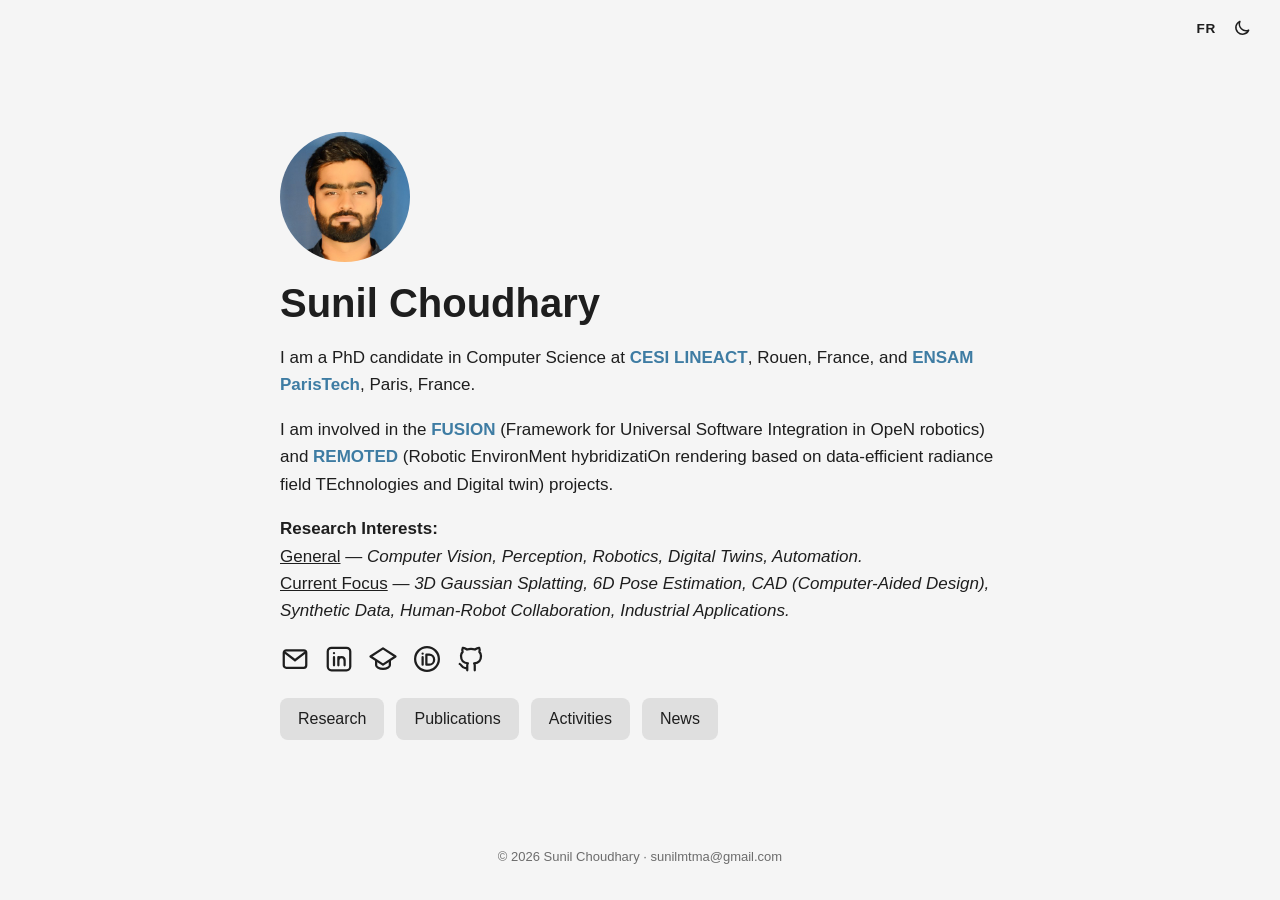
<file: index.html>
<!doctype html>
<html lang="en">
<head>
<meta charset="utf-8">
<meta name="viewport" content="width=device-width, initial-scale=1, viewport-fit=cover">
<title>Sunil Choudhary</title>
<meta name="description" content="Sunil Choudhary, PhD candidate in Computer Science at CESI LINEACT and ENSAM ParisTech. Computer vision, perception, robotics, digital twins and automation.">
<meta name="author" content="Sunil Choudhary">
<link rel="canonical" href="https://sunilmtma.github.io/">
<link rel="alternate" hreflang="en" href="https://sunilmtma.github.io/">
<link rel="alternate" hreflang="fr" href="https://sunilmtma.github.io/fr/">
<meta property="og:type" content="profile">
<meta property="og:title" content="Sunil Choudhary">
<meta property="og:description" content="PhD candidate in Computer Science. Computer vision, perception, robotics, digital twins and automation.">
<meta property="og:url" content="https://sunilmtma.github.io/">
<meta property="og:image" content="https://sunilmtma.github.io/assets/img/profile.jpg">
<link rel="icon" href="data:image/svg+xml,%3Csvg xmlns='http://www.w3.org/2000/svg' viewBox='0 0 32 32'%3E%3Crect width='32' height='32' rx='7' fill='%233E7CA3'/%3E%3Ctext x='16' y='22' text-anchor='middle' font-family='Arial,sans-serif' font-weight='700' font-size='15' fill='%23FFFFFF'%3ESC%3C/text%3E%3C/svg%3E">
<link rel="stylesheet" href="assets/css/style.css?v=6">
<script src="assets/js/site.js?v=5"></script>
<script type="application/ld+json">
{
  "@context": "https://schema.org",
  "@type": "Person",
  "name": "Sunil Choudhary",
  "url": "https://sunilmtma.github.io/",
  "image": "https://sunilmtma.github.io/assets/img/profile.jpg",
  "email": "mailto:sunilmtma@gmail.com",
  "jobTitle": "PhD candidate in Computer Science",
  "affiliation": [
    {"@type": "Organization", "name": "CESI LINEACT (UR 7527)"},
    {"@type": "CollegeOrUniversity", "name": "École Nationale Supérieure d'Arts et Métiers (ENSAM ParisTech)"}
  ],
  "knowsAbout": ["Computer vision", "Perception", "Robotics", "Digital twins", "Automation", "3D Gaussian Splatting", "6D pose estimation", "Synthetic data"],
  "sameAs": [
    "https://orcid.org/0009-0001-5705-5809",
    "https://scholar.google.com/citations?user=9mLvw88AAAAJ",
    "https://www.linkedin.com/in/sunil-choudhary-5aa958202/",
    "https://github.com/sunilmtma"
  ]
}
</script>
</head>
<body>

<header class="header">
  <nav class="nav nav-home" aria-label="Settings">
    <div class="tools">
      <a class="lang" href="fr/" hreflang="fr" lang="fr" title="Version française">FR</a>
      <button class="theme-toggle" id="theme-toggle" type="button" aria-label="Switch between dark and light theme" title="Dark / light theme"><svg class="moon" viewBox="0 0 24 24" aria-hidden="true"><path d="M20 14.5A8 8 0 0 1 9.5 4a8 8 0 1 0 10.5 10.5z" fill="none" stroke="currentColor" stroke-width="1.8" stroke-linejoin="round"/></svg><svg class="sun" viewBox="0 0 24 24" aria-hidden="true"><circle cx="12" cy="12" r="4" fill="none" stroke="currentColor" stroke-width="1.8"/><path d="M12 2.5v2M12 19.5v2M2.5 12h2M19.5 12h2M5.3 5.3l1.4 1.4M17.3 17.3l1.4 1.4M5.3 18.7l1.4-1.4M17.3 6.7l1.4-1.4" stroke="currentColor" stroke-width="1.8" stroke-linecap="round"/></svg></button>
    </div>
  </nav>
</header>

<main class="main home">
  <div class="profile">
    <div class="profile-inner">
      <img src="assets/img/profile.jpg" alt="Sunil Choudhary" width="130" height="130">
      <h1>Sunil Choudhary</h1>
      <div class="bio">
        <p>I am a PhD candidate in Computer Science at <a href="https://lineact.cesi.fr/en/">CESI LINEACT</a>, Rouen, France, and <a href="https://artsetmetiers.fr/en">ENSAM ParisTech</a>, Paris, France.</p>
        <p>I am involved in the <a href="research/">FUSION</a> (Framework for Universal Software Integration in OpeN robotics) and <a href="research/">REMOTED</a> (Robotic EnvironMent hybridizatiOn rendering based on data-efficient radiance field TEchnologies and Digital twin) projects.</p>
        <p><strong>Research Interests:</strong><br>
          <u>General</u> — <em>Computer Vision, Perception, Robotics, Digital Twins, Automation.</em><br>
          <u>Current Focus</u> — <em>3D Gaussian Splatting, 6D Pose Estimation, CAD (Computer-Aided Design), Synthetic Data, Human-Robot Collaboration, Industrial Applications.</em></p>
      </div>

      <div class="social-icons">
        <a href="mailto:sunilmtma@gmail.com" title="Email" aria-label="Email"><svg viewBox="0 0 24 24" aria-hidden="true"><rect x="3" y="5" width="18" height="14" rx="2" fill="none" stroke="currentColor" stroke-width="1.8"/><path d="m3.5 6.5 8.5 6.5 8.5-6.5" fill="none" stroke="currentColor" stroke-width="1.8"/></svg></a>
        <a href="https://www.linkedin.com/in/sunil-choudhary-5aa958202/" title="LinkedIn" aria-label="LinkedIn"><svg viewBox="0 0 24 24" aria-hidden="true"><rect x="3" y="3" width="18" height="18" rx="3" fill="none" stroke="currentColor" stroke-width="1.8"/><path d="M8 10.5V17M8 7.2v.1M11.5 17v-6.5M11.5 13.2c0-1.6 1-2.7 2.5-2.7s2.5 1 2.5 2.8V17" fill="none" stroke="currentColor" stroke-width="1.8" stroke-linecap="round"/></svg></a>
        <a href="https://scholar.google.com/citations?user=9mLvw88AAAAJ" title="Google Scholar" aria-label="Google Scholar"><svg viewBox="0 0 24 24" aria-hidden="true"><path d="M12 3.5 2 10l10 6.5L22 10z" fill="none" stroke="currentColor" stroke-width="1.8" stroke-linejoin="round"/><path d="M6.5 13v4c0 1.4 2.5 2.8 5.5 2.8s5.5-1.4 5.5-2.8v-4" fill="none" stroke="currentColor" stroke-width="1.8"/></svg></a>
        <a href="https://orcid.org/0009-0001-5705-5809" title="ORCID" aria-label="ORCID"><svg viewBox="0 0 24 24" aria-hidden="true"><circle cx="12" cy="12" r="9.5" fill="none" stroke="currentColor" stroke-width="1.8"/><path d="M8.5 10.5V16.5M8.5 7.6v.1M11.5 16.5v-8h2.2a4 4 0 0 1 0 8z" fill="none" stroke="currentColor" stroke-width="1.8" stroke-linecap="round" stroke-linejoin="round"/></svg></a>
        <a href="https://github.com/sunilmtma" title="GitHub" aria-label="GitHub"><svg viewBox="0 0 24 24" aria-hidden="true"><path d="M9 19c-4.3 1.4-4.3-2.5-6-3m12 5v-3.5c0-1 .1-1.4-.5-2 2.8-.3 5.5-1.4 5.5-6a4.6 4.6 0 0 0-1.3-3.2 4.2 4.2 0 0 0-.1-3.2s-1.1-.3-3.5 1.3a12.3 12.3 0 0 0-6.2 0C6.5 2.8 5.4 3.1 5.4 3.1a4.2 4.2 0 0 0-.1 3.2A4.6 4.6 0 0 0 4 9.5c0 4.6 2.7 5.7 5.5 6-.6.6-.6 1.2-.5 2V21" fill="none" stroke="currentColor" stroke-width="1.8" stroke-linecap="round" stroke-linejoin="round"/></svg></a>
      </div>

      <nav class="buttons" aria-label="Pages">
        <a href="research/">Research</a>
        <a href="publications/">Publications</a>
        <a href="activities/">Activities</a>
        <a href="news/">News</a>
      </nav>
    </div>
  </div>
</main>

<footer class="footer">© 2026 Sunil Choudhary · sunilmtma@gmail.com</footer>

</body>
</html>
</file>
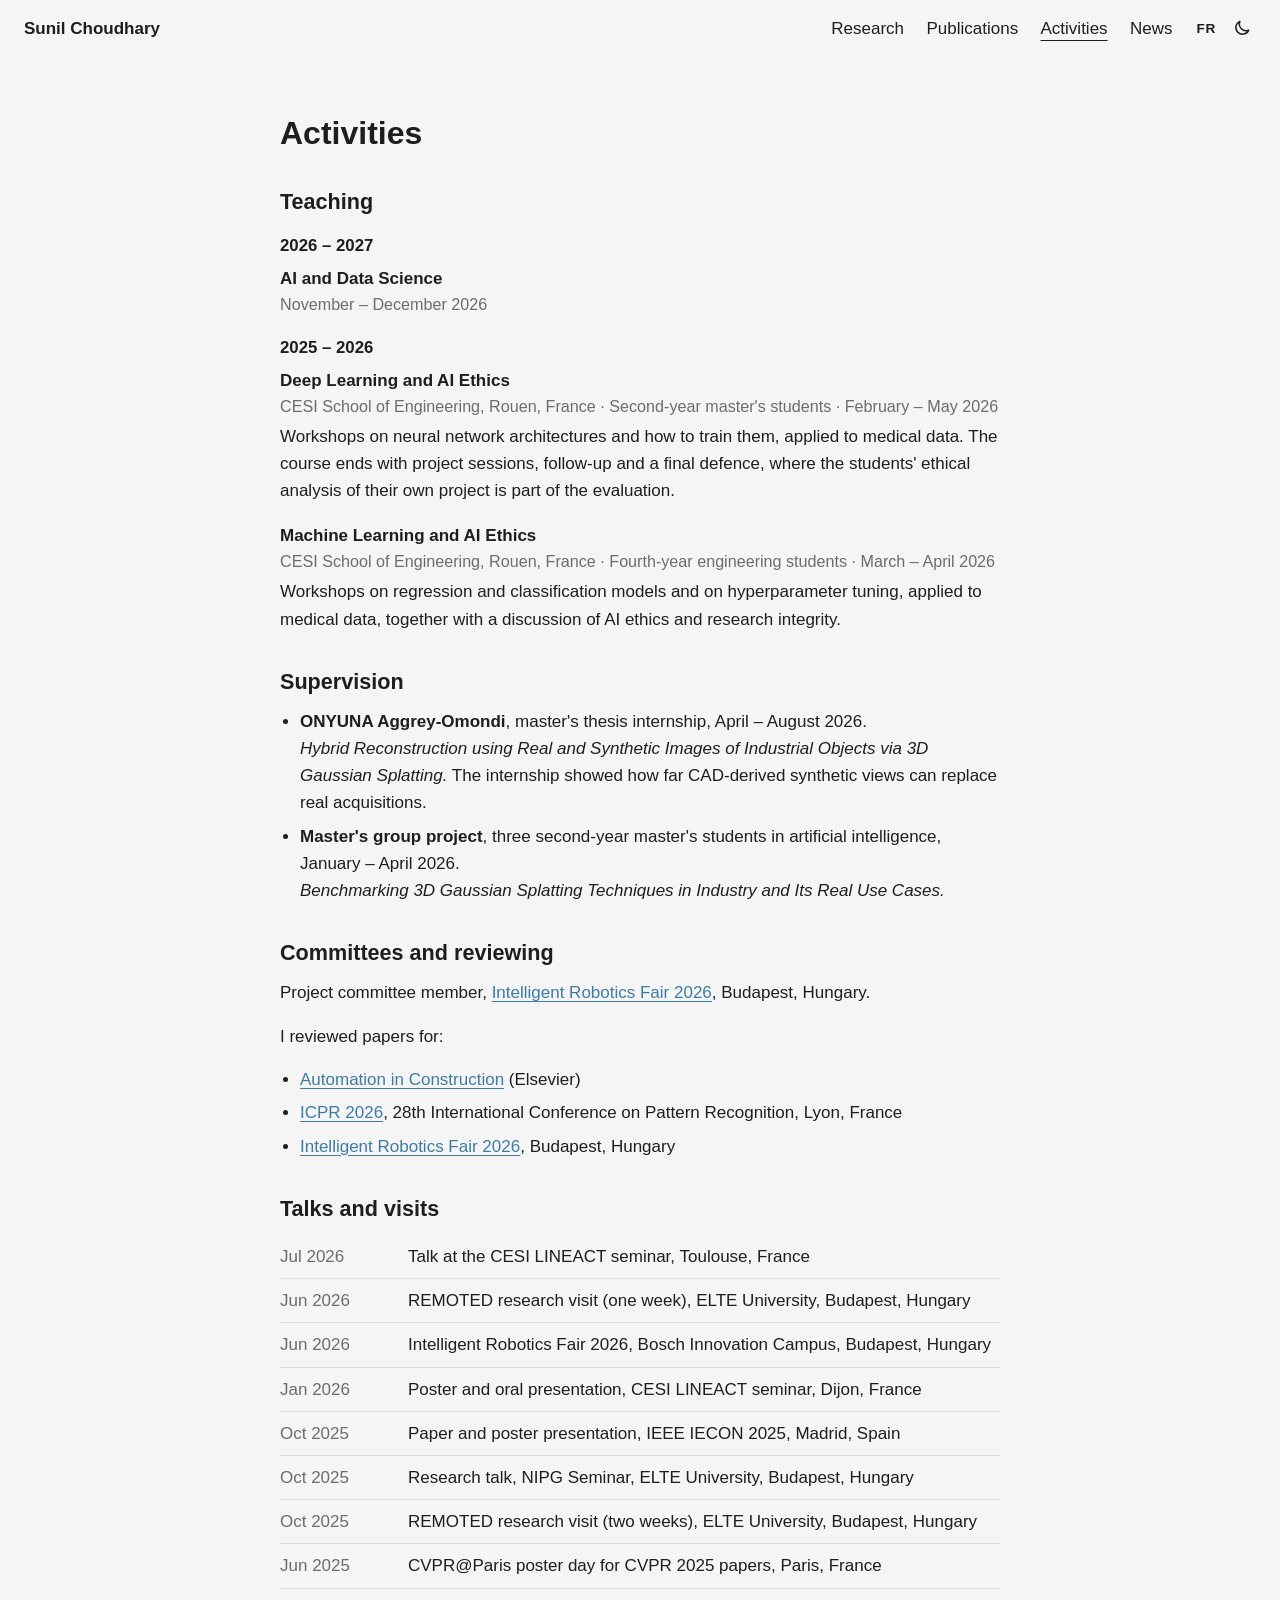
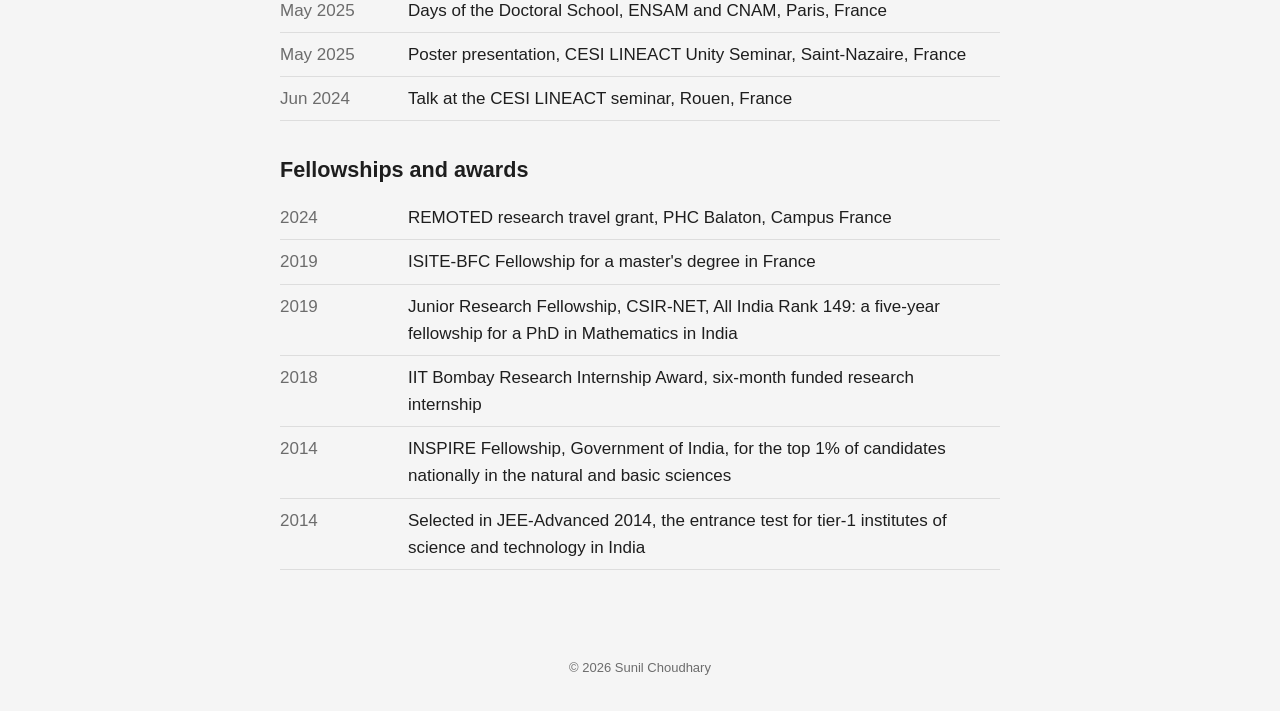
<file: activities/index.html>
<!doctype html>
<html lang="en">
<head>
<meta charset="utf-8">
<meta name="viewport" content="width=device-width, initial-scale=1, viewport-fit=cover">
<title>Activities · Sunil Choudhary</title>
<meta name="description" content="Teaching, supervision, committees, reviewing, talks, visits and awards of Sunil Choudhary.">
<link rel="icon" href="data:image/svg+xml,%3Csvg xmlns='http://www.w3.org/2000/svg' viewBox='0 0 32 32'%3E%3Crect width='32' height='32' rx='7' fill='%233E7CA3'/%3E%3Ctext x='16' y='22' text-anchor='middle' font-family='Arial,sans-serif' font-weight='700' font-size='15' fill='%23FFFFFF'%3ESC%3C/text%3E%3C/svg%3E">
<link rel="alternate" hreflang="en" href="https://sunilmtma.github.io/activities/">
<link rel="alternate" hreflang="fr" href="https://sunilmtma.github.io/fr/activities/">
<link rel="stylesheet" href="../assets/css/style.css?v=6">
<script src="../assets/js/site.js?v=5"></script>
</head>
<body>

<header class="header">
  <nav class="nav" aria-label="Site">
    <a class="logo" href="../">Sunil Choudhary</a>
    <ul class="menu">
      <li><a href="../research/">Research</a></li>
      <li><a href="../publications/">Publications</a></li>
      <li><a href="../activities/" aria-current="page">Activities</a></li>
      <li><a href="../news/">News</a></li>
    </ul>
    <div class="tools">
      <a class="lang" href="../fr/activities/" hreflang="fr" lang="fr" title="Version française">FR</a>
      <button class="theme-toggle" id="theme-toggle" type="button" aria-label="Switch between dark and light theme" title="Dark / light theme"><svg class="moon" viewBox="0 0 24 24" aria-hidden="true"><path d="M20 14.5A8 8 0 0 1 9.5 4a8 8 0 1 0 10.5 10.5z" fill="none" stroke="currentColor" stroke-width="1.8" stroke-linejoin="round"/></svg><svg class="sun" viewBox="0 0 24 24" aria-hidden="true"><circle cx="12" cy="12" r="4" fill="none" stroke="currentColor" stroke-width="1.8"/><path d="M12 2.5v2M12 19.5v2M2.5 12h2M19.5 12h2M5.3 5.3l1.4 1.4M17.3 17.3l1.4 1.4M5.3 18.7l1.4-1.4M17.3 6.7l1.4-1.4" stroke="currentColor" stroke-width="1.8" stroke-linecap="round"/></svg></button>
    </div>
  </nav>
</header>

<main class="main page">
  <h1>Activities</h1>

  <h2 id="teaching">Teaching</h2>

  <h3>2026 – 2027</h3>
  <ul class="courses">
    <li>
      <div class="title">AI and Data Science</div>
      <div class="meta">November – December 2026</div>
    </li>
  </ul>

  <h3>2025 – 2026</h3>
  <ul class="courses">
    <li>
      <div class="title">Deep Learning and AI Ethics</div>
      <div class="meta">CESI School of Engineering, Rouen, France · Second-year master's students · February – May 2026</div>
      <div>Workshops on neural network architectures and how to train them, applied to medical data. The course ends with project sessions, follow-up and a final defence, where the students' ethical analysis of their own project is part of the evaluation.</div>
    </li>
    <li>
      <div class="title">Machine Learning and AI Ethics</div>
      <div class="meta">CESI School of Engineering, Rouen, France · Fourth-year engineering students · March – April 2026</div>
      <div>Workshops on regression and classification models and on hyperparameter tuning, applied to medical data, together with a discussion of AI ethics and research integrity.</div>
    </li>
  </ul>

  <h2>Supervision</h2>
  <ul>
    <li><b>ONYUNA Aggrey-Omondi</b>, master's thesis internship, April – August 2026.<br>
      <em>Hybrid Reconstruction using Real and Synthetic Images of Industrial Objects via 3D Gaussian Splatting.</em> The internship showed how far CAD-derived synthetic views can replace real acquisitions.</li>
    <li><b>Master's group project</b>, three second-year master's students in artificial intelligence, January – April 2026.<br>
      <em>Benchmarking 3D Gaussian Splatting Techniques in Industry and Its Real Use Cases.</em></li>
  </ul>

  <h2>Committees and reviewing</h2>
  <p>Project committee member, <a href="https://introbfair26.inf.elte.hu/">Intelligent Robotics Fair 2026</a>, Budapest, Hungary.</p>
  <p>I reviewed papers for:</p>
  <ul>
    <li><a href="https://www.sciencedirect.com/journal/automation-in-construction">Automation in Construction</a> (Elsevier)</li>
    <li><a href="https://iapr.org/icpr2026">ICPR 2026</a>, 28th International Conference on Pattern Recognition, Lyon, France</li>
    <li><a href="https://introbfair26.inf.elte.hu/">Intelligent Robotics Fair 2026</a>, Budapest, Hungary</li>
  </ul>

  <h2>Talks and visits</h2>
  <table class="dated">
    <tr><td>Jul 2026</td><td>Talk at the CESI LINEACT seminar, Toulouse, France</td></tr>
    <tr><td>Jun 2026</td><td>REMOTED research visit (one week), ELTE University, Budapest, Hungary</td></tr>
    <tr><td>Jun 2026</td><td>Intelligent Robotics Fair 2026, Bosch Innovation Campus, Budapest, Hungary</td></tr>
    <tr><td>Jan 2026</td><td>Poster and oral presentation, CESI LINEACT seminar, Dijon, France</td></tr>
    <tr><td>Oct 2025</td><td>Paper and poster presentation, IEEE IECON 2025, Madrid, Spain</td></tr>
    <tr><td>Oct 2025</td><td>Research talk, NIPG Seminar, ELTE University, Budapest, Hungary</td></tr>
    <tr><td>Oct 2025</td><td>REMOTED research visit (two weeks), ELTE University, Budapest, Hungary</td></tr>
    <tr><td>Jun 2025</td><td>CVPR@Paris poster day for CVPR 2025 papers, Paris, France</td></tr>
    <tr><td>May 2025</td><td>Days of the Doctoral School, ENSAM and CNAM, Paris, France</td></tr>
    <tr><td>May 2025</td><td>Poster presentation, CESI LINEACT Unity Seminar, Saint-Nazaire, France</td></tr>
    <tr><td>Jun 2024</td><td>Talk at the CESI LINEACT seminar, Rouen, France</td></tr>
  </table>

  <h2>Fellowships and awards</h2>
  <table class="dated">
    <tr><td>2024</td><td>REMOTED research travel grant, PHC Balaton, Campus France</td></tr>
    <tr><td>2019</td><td>ISITE-BFC Fellowship for a master's degree in France</td></tr>
    <tr><td>2019</td><td>Junior Research Fellowship, CSIR-NET, All India Rank 149: a five-year fellowship for a PhD in Mathematics in India</td></tr>
    <tr><td>2018</td><td>IIT Bombay Research Internship Award, six-month funded research internship</td></tr>
    <tr><td>2014</td><td>INSPIRE Fellowship, Government of India, for the top 1% of candidates nationally in the natural and basic sciences</td></tr>
    <tr><td>2014</td><td>Selected in JEE-Advanced 2014, the entrance test for tier-1 institutes of science and technology in India</td></tr>
  </table>
</main>

<footer class="footer">© 2026 Sunil Choudhary</footer>

</body>
</html>
</file>
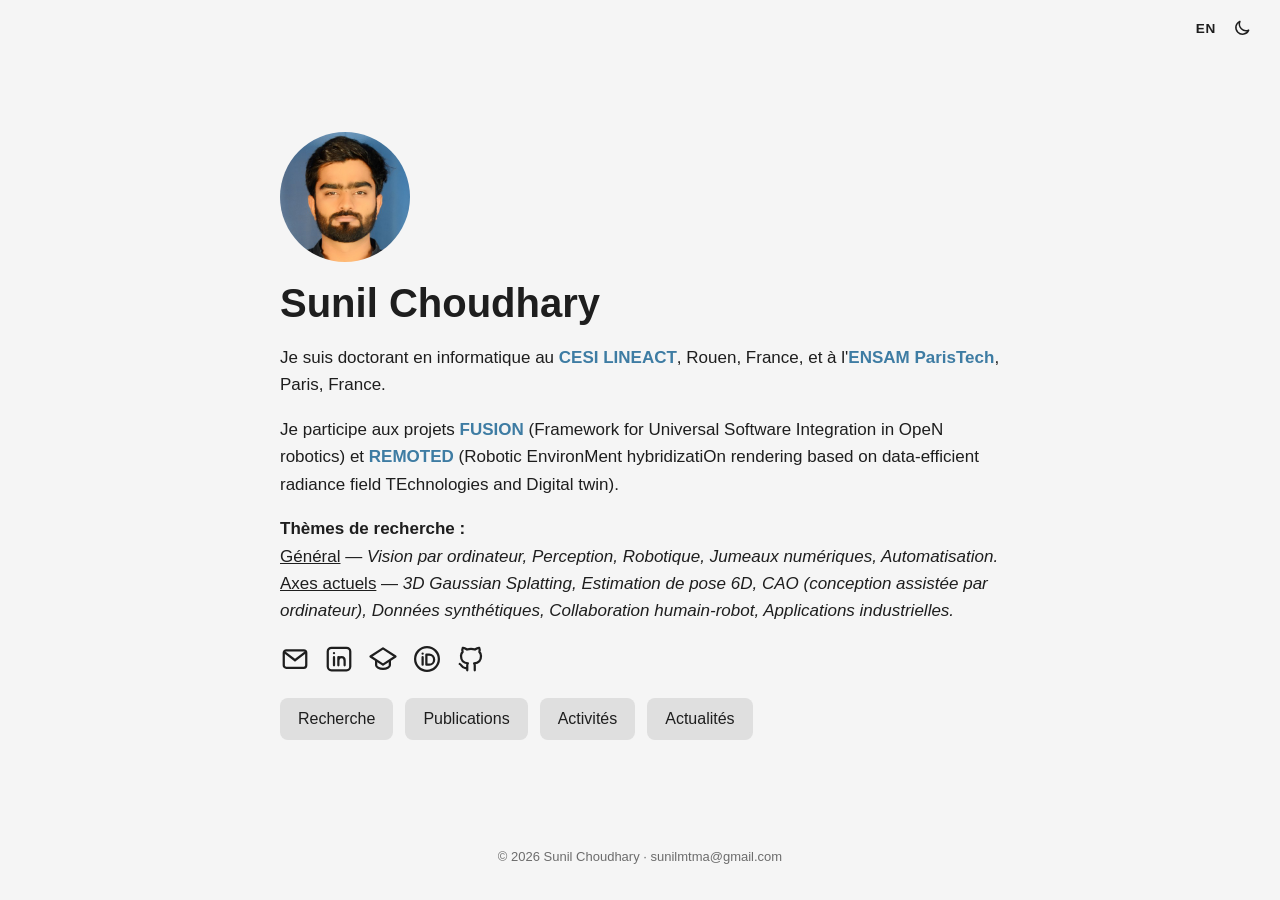
<file: fr/index.html>
<!doctype html>
<html lang="fr">
<head>
<meta charset="utf-8">
<meta name="viewport" content="width=device-width, initial-scale=1, viewport-fit=cover">
<title>Sunil Choudhary</title>
<meta name="description" content="Sunil Choudhary, doctorant en informatique au CESI LINEACT et à l'ENSAM ParisTech. Vision par ordinateur, perception, robotique, jumeaux numériques et automatisation.">
<meta name="author" content="Sunil Choudhary">
<link rel="canonical" href="https://sunilmtma.github.io/fr/">
<link rel="alternate" hreflang="en" href="https://sunilmtma.github.io/">
<link rel="alternate" hreflang="fr" href="https://sunilmtma.github.io/fr/">
<meta property="og:type" content="profile">
<meta property="og:title" content="Sunil Choudhary">
<meta property="og:description" content="Doctorant en informatique. Vision par ordinateur, perception, robotique, jumeaux numériques et automatisation.">
<meta property="og:url" content="https://sunilmtma.github.io/fr/">
<meta property="og:image" content="https://sunilmtma.github.io/assets/img/profile.jpg">
<meta property="og:locale" content="fr_FR">
<link rel="icon" href="data:image/svg+xml,%3Csvg xmlns='http://www.w3.org/2000/svg' viewBox='0 0 32 32'%3E%3Crect width='32' height='32' rx='7' fill='%233E7CA3'/%3E%3Ctext x='16' y='22' text-anchor='middle' font-family='Arial,sans-serif' font-weight='700' font-size='15' fill='%23FFFFFF'%3ESC%3C/text%3E%3C/svg%3E">
<link rel="stylesheet" href="../assets/css/style.css?v=6">
<script src="../assets/js/site.js?v=5"></script>
</head>
<body>

<header class="header">
  <nav class="nav nav-home" aria-label="Réglages">
    <div class="tools">
      <a class="lang" href="../" hreflang="en" lang="en" title="English version">EN</a>
      <button class="theme-toggle" id="theme-toggle" type="button" aria-label="Basculer entre thème sombre et clair" title="Thème sombre / clair"><svg class="moon" viewBox="0 0 24 24" aria-hidden="true"><path d="M20 14.5A8 8 0 0 1 9.5 4a8 8 0 1 0 10.5 10.5z" fill="none" stroke="currentColor" stroke-width="1.8" stroke-linejoin="round"/></svg><svg class="sun" viewBox="0 0 24 24" aria-hidden="true"><circle cx="12" cy="12" r="4" fill="none" stroke="currentColor" stroke-width="1.8"/><path d="M12 2.5v2M12 19.5v2M2.5 12h2M19.5 12h2M5.3 5.3l1.4 1.4M17.3 17.3l1.4 1.4M5.3 18.7l1.4-1.4M17.3 6.7l1.4-1.4" stroke="currentColor" stroke-width="1.8" stroke-linecap="round"/></svg></button>
    </div>
  </nav>
</header>

<main class="main home">
  <div class="profile">
    <div class="profile-inner">
      <img src="../assets/img/profile.jpg" alt="Sunil Choudhary" width="130" height="130">
      <h1>Sunil Choudhary</h1>
      <div class="bio">
        <p>Je suis doctorant en informatique au <a href="https://lineact.cesi.fr/">CESI LINEACT</a>, Rouen, France, et à l'<a href="https://artsetmetiers.fr/">ENSAM ParisTech</a>, Paris, France.</p>
        <p>Je participe aux projets <a href="research/">FUSION</a> (<span lang="en">Framework for Universal Software Integration in OpeN robotics</span>) et <a href="research/">REMOTED</a> (<span lang="en">Robotic EnvironMent hybridizatiOn rendering based on data-efficient radiance field TEchnologies and Digital twin</span>).</p>
        <p><strong>Thèmes de recherche :</strong><br>
          <u>Général</u> — <em>Vision par ordinateur, Perception, Robotique, Jumeaux numériques, Automatisation.</em><br>
          <u>Axes actuels</u> — <em>3D Gaussian Splatting, Estimation de pose 6D, CAO (conception assistée par ordinateur), Données synthétiques, Collaboration humain-robot, Applications industrielles.</em></p>
      </div>

      <div class="social-icons">
        <a href="mailto:sunilmtma@gmail.com" title="E-mail" aria-label="E-mail"><svg viewBox="0 0 24 24" aria-hidden="true"><rect x="3" y="5" width="18" height="14" rx="2" fill="none" stroke="currentColor" stroke-width="1.8"/><path d="m3.5 6.5 8.5 6.5 8.5-6.5" fill="none" stroke="currentColor" stroke-width="1.8"/></svg></a>
        <a href="https://www.linkedin.com/in/sunil-choudhary-5aa958202/" title="LinkedIn" aria-label="LinkedIn"><svg viewBox="0 0 24 24" aria-hidden="true"><rect x="3" y="3" width="18" height="18" rx="3" fill="none" stroke="currentColor" stroke-width="1.8"/><path d="M8 10.5V17M8 7.2v.1M11.5 17v-6.5M11.5 13.2c0-1.6 1-2.7 2.5-2.7s2.5 1 2.5 2.8V17" fill="none" stroke="currentColor" stroke-width="1.8" stroke-linecap="round"/></svg></a>
        <a href="https://scholar.google.com/citations?user=9mLvw88AAAAJ" title="Google Scholar" aria-label="Google Scholar"><svg viewBox="0 0 24 24" aria-hidden="true"><path d="M12 3.5 2 10l10 6.5L22 10z" fill="none" stroke="currentColor" stroke-width="1.8" stroke-linejoin="round"/><path d="M6.5 13v4c0 1.4 2.5 2.8 5.5 2.8s5.5-1.4 5.5-2.8v-4" fill="none" stroke="currentColor" stroke-width="1.8"/></svg></a>
        <a href="https://orcid.org/0009-0001-5705-5809" title="ORCID" aria-label="ORCID"><svg viewBox="0 0 24 24" aria-hidden="true"><circle cx="12" cy="12" r="9.5" fill="none" stroke="currentColor" stroke-width="1.8"/><path d="M8.5 10.5V16.5M8.5 7.6v.1M11.5 16.5v-8h2.2a4 4 0 0 1 0 8z" fill="none" stroke="currentColor" stroke-width="1.8" stroke-linecap="round" stroke-linejoin="round"/></svg></a>
        <a href="https://github.com/sunilmtma" title="GitHub" aria-label="GitHub"><svg viewBox="0 0 24 24" aria-hidden="true"><path d="M9 19c-4.3 1.4-4.3-2.5-6-3m12 5v-3.5c0-1 .1-1.4-.5-2 2.8-.3 5.5-1.4 5.5-6a4.6 4.6 0 0 0-1.3-3.2 4.2 4.2 0 0 0-.1-3.2s-1.1-.3-3.5 1.3a12.3 12.3 0 0 0-6.2 0C6.5 2.8 5.4 3.1 5.4 3.1a4.2 4.2 0 0 0-.1 3.2A4.6 4.6 0 0 0 4 9.5c0 4.6 2.7 5.7 5.5 6-.6.6-.6 1.2-.5 2V21" fill="none" stroke="currentColor" stroke-width="1.8" stroke-linecap="round" stroke-linejoin="round"/></svg></a>
      </div>

      <nav class="buttons" aria-label="Pages">
        <a href="research/">Recherche</a>
        <a href="publications/">Publications</a>
        <a href="activities/">Activités</a>
        <a href="news/">Actualités</a>
      </nav>
    </div>
  </div>
</main>

<footer class="footer">© 2026 Sunil Choudhary · sunilmtma@gmail.com</footer>

</body>
</html>
</file>
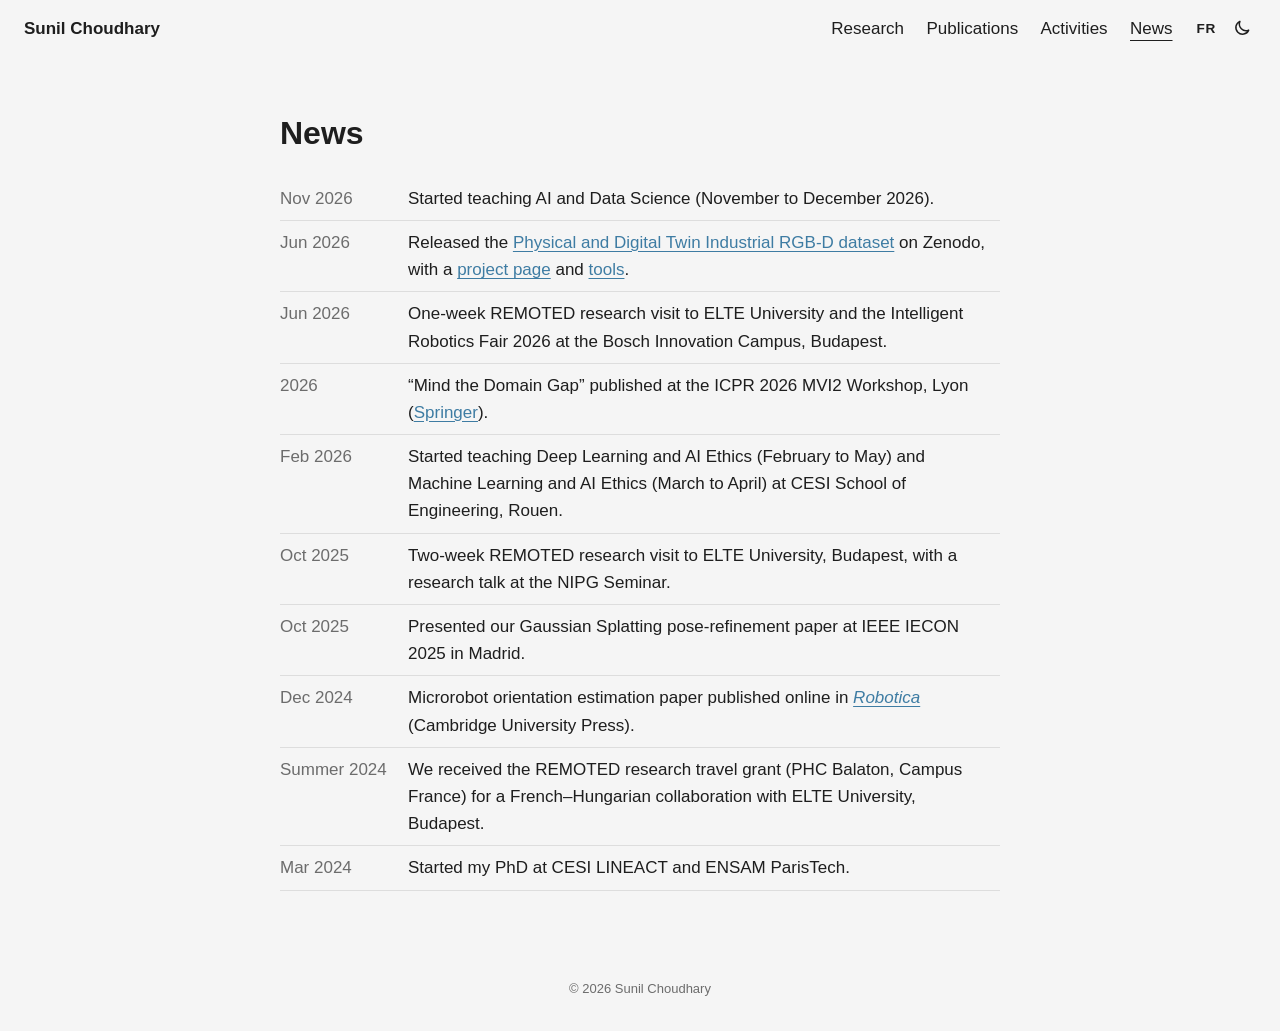
<file: news/index.html>
<!doctype html>
<html lang="en">
<head>
<meta charset="utf-8">
<meta name="viewport" content="width=device-width, initial-scale=1, viewport-fit=cover">
<title>News · Sunil Choudhary</title>
<meta name="description" content="News from Sunil Choudhary.">
<link rel="icon" href="data:image/svg+xml,%3Csvg xmlns='http://www.w3.org/2000/svg' viewBox='0 0 32 32'%3E%3Crect width='32' height='32' rx='7' fill='%233E7CA3'/%3E%3Ctext x='16' y='22' text-anchor='middle' font-family='Arial,sans-serif' font-weight='700' font-size='15' fill='%23FFFFFF'%3ESC%3C/text%3E%3C/svg%3E">
<link rel="alternate" hreflang="en" href="https://sunilmtma.github.io/news/">
<link rel="alternate" hreflang="fr" href="https://sunilmtma.github.io/fr/news/">
<link rel="stylesheet" href="../assets/css/style.css?v=6">
<script src="../assets/js/site.js?v=5"></script>
</head>
<body>

<header class="header">
  <nav class="nav" aria-label="Site">
    <a class="logo" href="../">Sunil Choudhary</a>
    <ul class="menu">
      <li><a href="../research/">Research</a></li>
      <li><a href="../publications/">Publications</a></li>
      <li><a href="../activities/">Activities</a></li>
      <li><a href="../news/" aria-current="page">News</a></li>
    </ul>
    <div class="tools">
      <a class="lang" href="../fr/news/" hreflang="fr" lang="fr" title="Version française">FR</a>
      <button class="theme-toggle" id="theme-toggle" type="button" aria-label="Switch between dark and light theme" title="Dark / light theme"><svg class="moon" viewBox="0 0 24 24" aria-hidden="true"><path d="M20 14.5A8 8 0 0 1 9.5 4a8 8 0 1 0 10.5 10.5z" fill="none" stroke="currentColor" stroke-width="1.8" stroke-linejoin="round"/></svg><svg class="sun" viewBox="0 0 24 24" aria-hidden="true"><circle cx="12" cy="12" r="4" fill="none" stroke="currentColor" stroke-width="1.8"/><path d="M12 2.5v2M12 19.5v2M2.5 12h2M19.5 12h2M5.3 5.3l1.4 1.4M17.3 17.3l1.4 1.4M5.3 18.7l1.4-1.4M17.3 6.7l1.4-1.4" stroke="currentColor" stroke-width="1.8" stroke-linecap="round"/></svg></button>
    </div>
  </nav>
</header>

<main class="main page">
  <h1>News</h1>
  <table class="dated">
    <tr><td>Nov 2026</td><td>Started teaching AI and Data Science (November to December 2026).</td></tr>
    <tr><td>Jun 2026</td><td>Released the <a href="https://zenodo.org/records/20830059">Physical and Digital Twin Industrial RGB-D dataset</a> on Zenodo, with a <a href="https://lineact-valo.gitlab.io/fusion_project/dataset_tools/">project page</a> and <a href="https://gitlab.com/lineact-valo/fusion_project/dataset_tools">tools</a>.</td></tr>
    <tr><td>Jun 2026</td><td>One-week REMOTED research visit to ELTE University and the Intelligent Robotics Fair 2026 at the Bosch Innovation Campus, Budapest.</td></tr>
    <tr><td>2026</td><td>“Mind the Domain Gap” published at the ICPR 2026 MVI2 Workshop, Lyon (<a href="https://link.springer.com/chapter/10.1007/978-3-032-39518-4_8">Springer</a>).</td></tr>
    <tr><td>Feb 2026</td><td>Started teaching Deep Learning and AI Ethics (February to May) and Machine Learning and AI Ethics (March to April) at CESI School of Engineering, Rouen.</td></tr>
    <tr><td>Oct 2025</td><td>Two-week REMOTED research visit to ELTE University, Budapest, with a research talk at the NIPG Seminar.</td></tr>
    <tr><td>Oct 2025</td><td>Presented our Gaussian Splatting pose-refinement paper at IEEE IECON 2025 in Madrid.</td></tr>
    <tr><td>Dec 2024</td><td>Microrobot orientation estimation paper published online in <a href="https://doi.org/10.1017/S0263574724002091"><em>Robotica</em></a> (Cambridge University Press).</td></tr>
    <tr><td>Summer 2024</td><td>We received the REMOTED research travel grant (PHC Balaton, Campus France) for a French–Hungarian collaboration with ELTE University, Budapest.</td></tr>
    <tr><td>Mar 2024</td><td>Started my PhD at CESI LINEACT and ENSAM ParisTech.</td></tr>
  </table>
</main>

<footer class="footer">© 2026 Sunil Choudhary</footer>

</body>
</html>
</file>
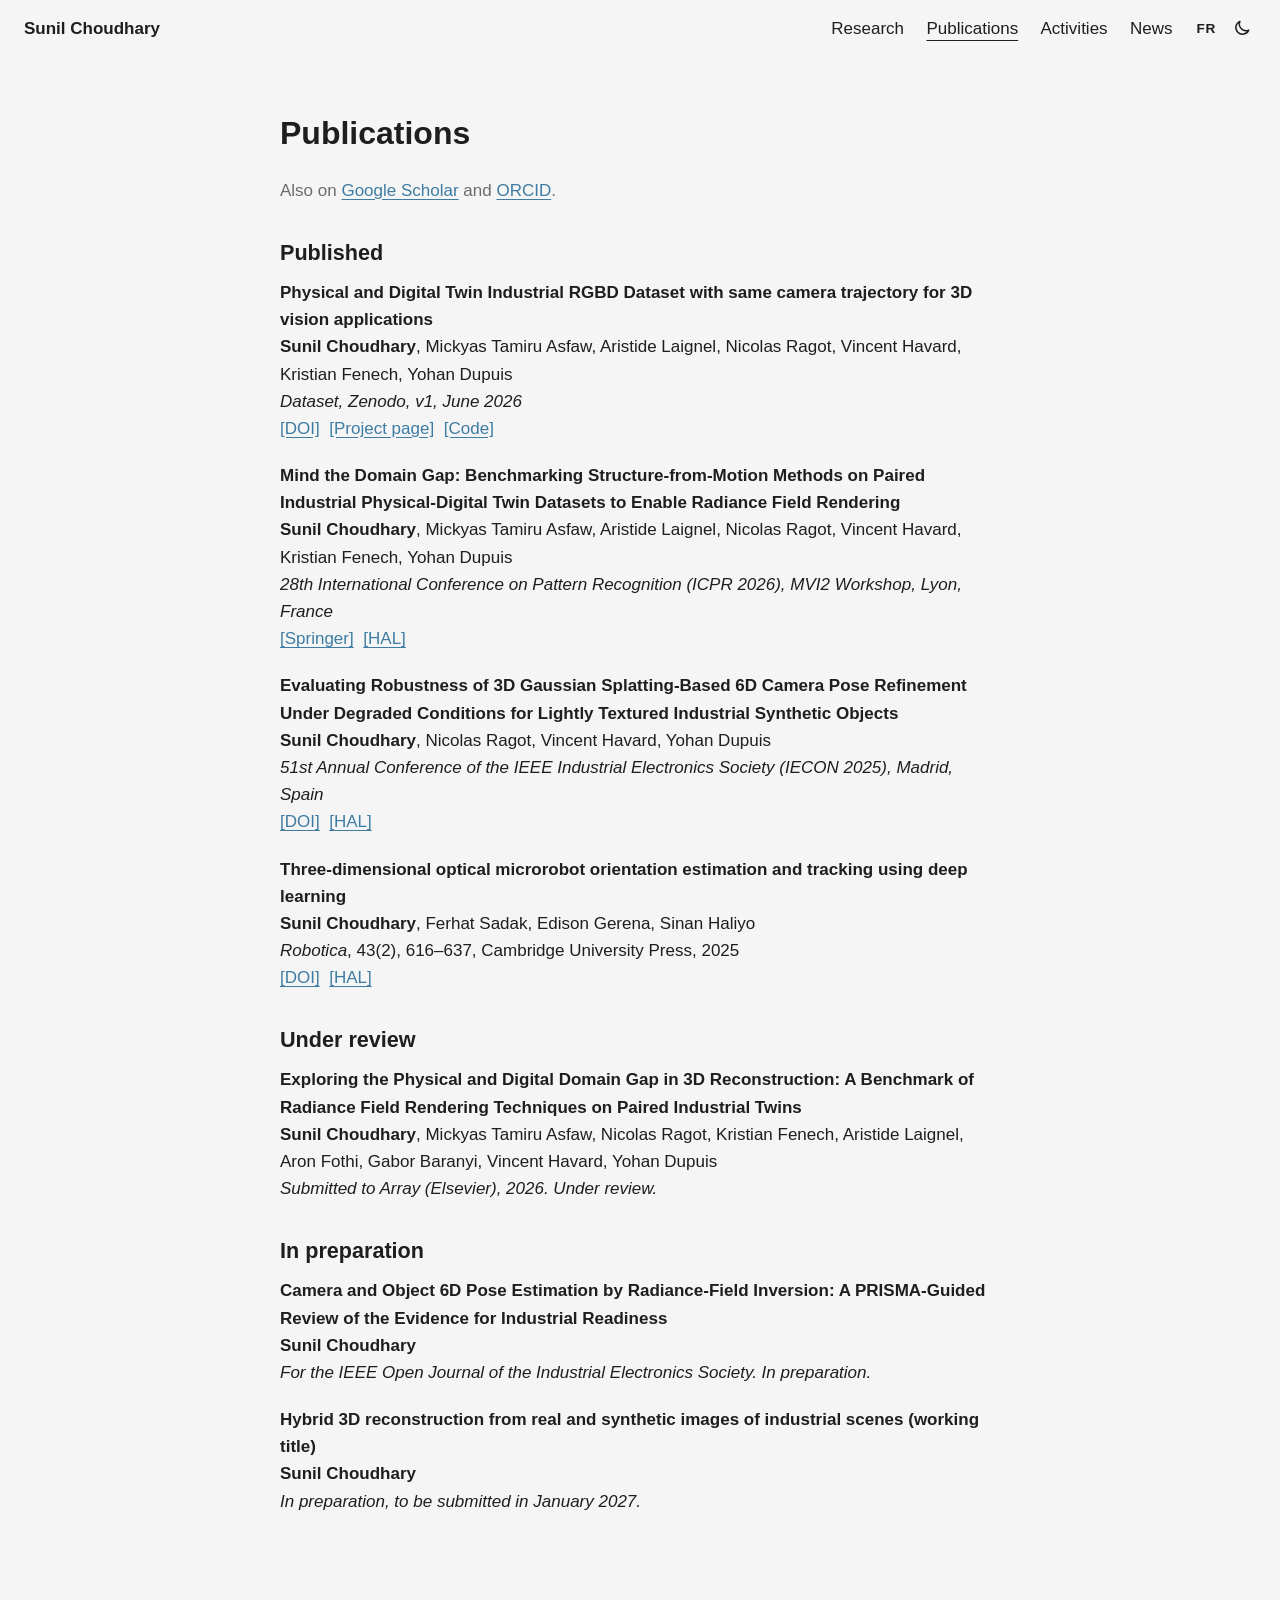
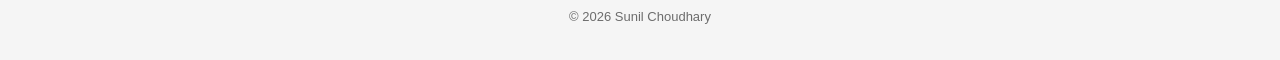
<file: publications/index.html>
<!doctype html>
<html lang="en">
<head>
<meta charset="utf-8">
<meta name="viewport" content="width=device-width, initial-scale=1, viewport-fit=cover">
<title>Publications · Sunil Choudhary</title>
<meta name="description" content="Publications of Sunil Choudhary.">
<link rel="icon" href="data:image/svg+xml,%3Csvg xmlns='http://www.w3.org/2000/svg' viewBox='0 0 32 32'%3E%3Crect width='32' height='32' rx='7' fill='%233E7CA3'/%3E%3Ctext x='16' y='22' text-anchor='middle' font-family='Arial,sans-serif' font-weight='700' font-size='15' fill='%23FFFFFF'%3ESC%3C/text%3E%3C/svg%3E">
<link rel="alternate" hreflang="en" href="https://sunilmtma.github.io/publications/">
<link rel="alternate" hreflang="fr" href="https://sunilmtma.github.io/fr/publications/">
<link rel="stylesheet" href="../assets/css/style.css?v=6">
<script src="../assets/js/site.js?v=5"></script>
</head>
<body>

<header class="header">
  <nav class="nav" aria-label="Site">
    <a class="logo" href="../">Sunil Choudhary</a>
    <ul class="menu">
      <li><a href="../research/">Research</a></li>
      <li><a href="../publications/" aria-current="page">Publications</a></li>
      <li><a href="../activities/">Activities</a></li>
      <li><a href="../news/">News</a></li>
    </ul>
    <div class="tools">
      <a class="lang" href="../fr/publications/" hreflang="fr" lang="fr" title="Version française">FR</a>
      <button class="theme-toggle" id="theme-toggle" type="button" aria-label="Switch between dark and light theme" title="Dark / light theme"><svg class="moon" viewBox="0 0 24 24" aria-hidden="true"><path d="M20 14.5A8 8 0 0 1 9.5 4a8 8 0 1 0 10.5 10.5z" fill="none" stroke="currentColor" stroke-width="1.8" stroke-linejoin="round"/></svg><svg class="sun" viewBox="0 0 24 24" aria-hidden="true"><circle cx="12" cy="12" r="4" fill="none" stroke="currentColor" stroke-width="1.8"/><path d="M12 2.5v2M12 19.5v2M2.5 12h2M19.5 12h2M5.3 5.3l1.4 1.4M17.3 17.3l1.4 1.4M5.3 18.7l1.4-1.4M17.3 6.7l1.4-1.4" stroke="currentColor" stroke-width="1.8" stroke-linecap="round"/></svg></button>
    </div>
  </nav>
</header>

<main class="main page">
  <h1>Publications</h1>
  <p class="muted">Also on <a href="https://scholar.google.com/citations?user=9mLvw88AAAAJ">Google Scholar</a> and <a href="https://orcid.org/0009-0001-5705-5809">ORCID</a>.</p>

  <h2>Published</h2>
  <ul class="pubs">
    <li>
      <div class="title">Physical and Digital Twin Industrial RGBD Dataset with same camera trajectory for 3D vision applications</div>
      <div><b>Sunil Choudhary</b>, Mickyas Tamiru Asfaw, Aristide Laignel, Nicolas Ragot, Vincent Havard, Kristian Fenech, Yohan Dupuis</div>
      <div><em>Dataset, Zenodo, v1, June 2026</em></div>
      <div class="links"><a href="https://doi.org/10.5281/zenodo.20830059">[DOI]</a><a href="https://lineact-valo.gitlab.io/fusion_project/dataset_tools/">[Project page]</a><a href="https://gitlab.com/lineact-valo/fusion_project/dataset_tools">[Code]</a></div>
    </li>
    <li>
      <div class="title">Mind the Domain Gap: Benchmarking Structure-from-Motion Methods on Paired Industrial Physical-Digital Twin Datasets to Enable Radiance Field Rendering</div>
      <div><b>Sunil Choudhary</b>, Mickyas Tamiru Asfaw, Aristide Laignel, Nicolas Ragot, Vincent Havard, Kristian Fenech, Yohan Dupuis</div>
      <div><em>28th International Conference on Pattern Recognition (ICPR 2026), MVI2 Workshop, Lyon, France</em></div>
      <div class="links"><a href="https://link.springer.com/chapter/10.1007/978-3-032-39518-4_8">[Springer]</a><a href="https://hal.science/hal-05677254">[HAL]</a></div>
    </li>
    <li>
      <div class="title">Evaluating Robustness of 3D Gaussian Splatting-Based 6D Camera Pose Refinement Under Degraded Conditions for Lightly Textured Industrial Synthetic Objects</div>
      <div><b>Sunil Choudhary</b>, Nicolas Ragot, Vincent Havard, Yohan Dupuis</div>
      <div><em>51st Annual Conference of the IEEE Industrial Electronics Society (IECON 2025), Madrid, Spain</em></div>
      <div class="links"><a href="https://doi.org/10.1109/IECON58223.2025.11221686">[DOI]</a><a href="https://hal.science/hal-05364587">[HAL]</a></div>
    </li>
    <li>
      <div class="title">Three-dimensional optical microrobot orientation estimation and tracking using deep learning</div>
      <div><b>Sunil Choudhary</b>, Ferhat Sadak, Edison Gerena, Sinan Haliyo</div>
      <div><em>Robotica</em>, 43(2), 616–637, Cambridge University Press, 2025</div>
      <div class="links"><a href="https://doi.org/10.1017/S0263574724002091">[DOI]</a><a href="https://hal.science/hal-04820904">[HAL]</a></div>
    </li>
  </ul>

  <h2>Under review</h2>
  <ul class="pubs">
    <li>
      <div class="title">Exploring the Physical and Digital Domain Gap in 3D Reconstruction: A Benchmark of Radiance Field Rendering Techniques on Paired Industrial Twins</div>
      <div><b>Sunil Choudhary</b>, Mickyas Tamiru Asfaw, Nicolas Ragot, Kristian Fenech, Aristide Laignel, Aron Fothi, Gabor Baranyi, Vincent Havard, Yohan Dupuis</div>
      <div><em>Submitted to Array (Elsevier), 2026. Under review.</em></div>
    </li>
  </ul>

  <h2>In preparation</h2>
  <ul class="pubs">
    <li>
      <div class="title">Camera and Object 6D Pose Estimation by Radiance-Field Inversion: A PRISMA-Guided Review of the Evidence for Industrial Readiness</div>
      <div><b>Sunil Choudhary</b></div>
      <div><em>For the IEEE Open Journal of the Industrial Electronics Society. In preparation.</em></div>
    </li>
    <li>
      <div class="title">Hybrid 3D reconstruction from real and synthetic images of industrial scenes (working title)</div>
      <div><b>Sunil Choudhary</b></div>
      <div><em>In preparation, to be submitted in January 2027.</em></div>
    </li>
  </ul>
</main>

<footer class="footer">© 2026 Sunil Choudhary</footer>

</body>
</html>
</file>
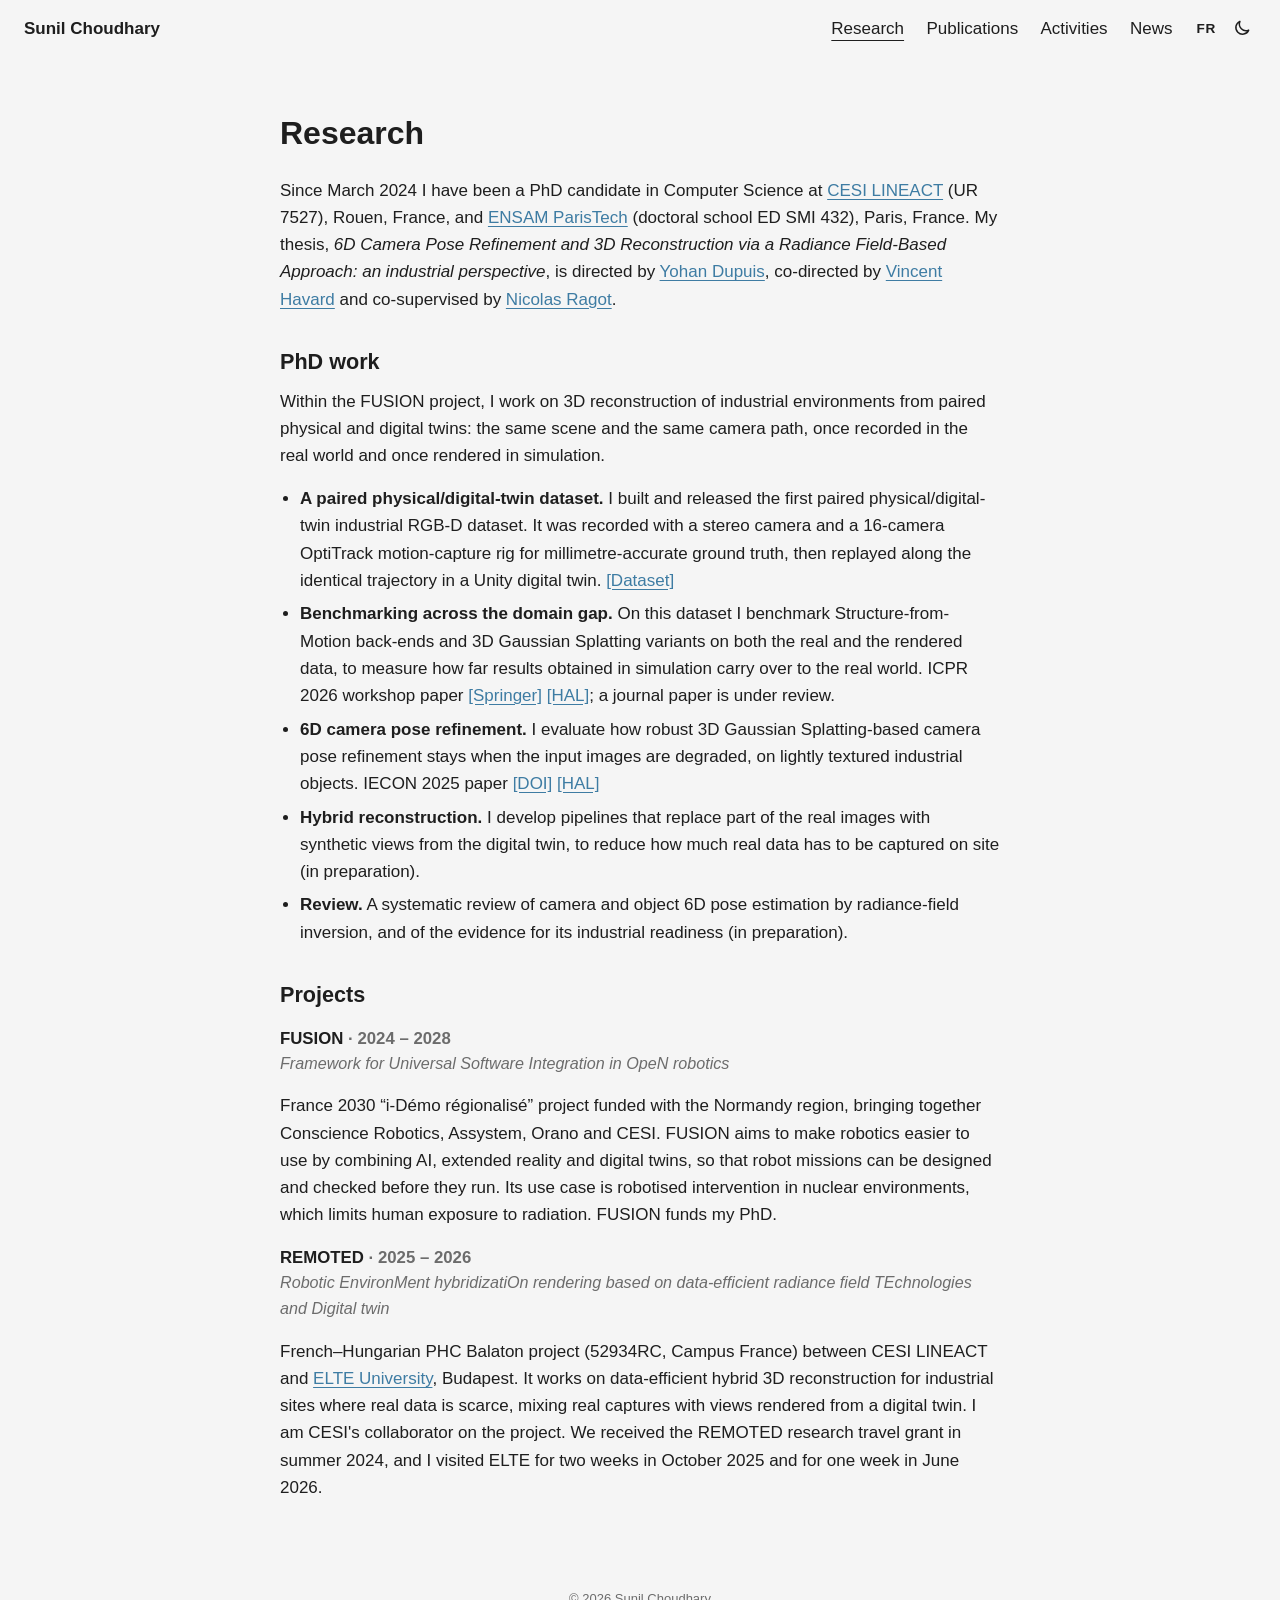
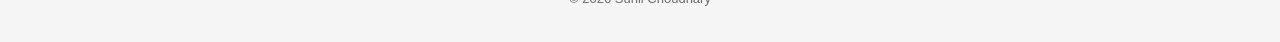
<file: research/index.html>
<!doctype html>
<html lang="en">
<head>
<meta charset="utf-8">
<meta name="viewport" content="width=device-width, initial-scale=1, viewport-fit=cover">
<title>Research · Sunil Choudhary</title>
<meta name="description" content="Research of Sunil Choudhary: 3D reconstruction and 6D camera pose refinement with radiance fields, on paired physical and digital twins of industrial environments.">
<link rel="icon" href="data:image/svg+xml,%3Csvg xmlns='http://www.w3.org/2000/svg' viewBox='0 0 32 32'%3E%3Crect width='32' height='32' rx='7' fill='%233E7CA3'/%3E%3Ctext x='16' y='22' text-anchor='middle' font-family='Arial,sans-serif' font-weight='700' font-size='15' fill='%23FFFFFF'%3ESC%3C/text%3E%3C/svg%3E">
<link rel="alternate" hreflang="en" href="https://sunilmtma.github.io/research/">
<link rel="alternate" hreflang="fr" href="https://sunilmtma.github.io/fr/research/">
<link rel="stylesheet" href="../assets/css/style.css?v=6">
<script src="../assets/js/site.js?v=5"></script>
</head>
<body>

<header class="header">
  <nav class="nav" aria-label="Site">
    <a class="logo" href="../">Sunil Choudhary</a>
    <ul class="menu">
      <li><a href="../research/" aria-current="page">Research</a></li>
      <li><a href="../publications/">Publications</a></li>
      <li><a href="../activities/">Activities</a></li>
      <li><a href="../news/">News</a></li>
    </ul>
    <div class="tools">
      <a class="lang" href="../fr/research/" hreflang="fr" lang="fr" title="Version française">FR</a>
      <button class="theme-toggle" id="theme-toggle" type="button" aria-label="Switch between dark and light theme" title="Dark / light theme"><svg class="moon" viewBox="0 0 24 24" aria-hidden="true"><path d="M20 14.5A8 8 0 0 1 9.5 4a8 8 0 1 0 10.5 10.5z" fill="none" stroke="currentColor" stroke-width="1.8" stroke-linejoin="round"/></svg><svg class="sun" viewBox="0 0 24 24" aria-hidden="true"><circle cx="12" cy="12" r="4" fill="none" stroke="currentColor" stroke-width="1.8"/><path d="M12 2.5v2M12 19.5v2M2.5 12h2M19.5 12h2M5.3 5.3l1.4 1.4M17.3 17.3l1.4 1.4M5.3 18.7l1.4-1.4M17.3 6.7l1.4-1.4" stroke="currentColor" stroke-width="1.8" stroke-linecap="round"/></svg></button>
    </div>
  </nav>
</header>

<main class="main page">
  <h1>Research</h1>

  <p>Since March 2024 I have been a PhD candidate in Computer Science at <a href="https://lineact.cesi.fr/en/">CESI LINEACT</a> (UR 7527), Rouen, France, and <a href="https://artsetmetiers.fr/en">ENSAM ParisTech</a> (doctoral school ED SMI 432), Paris, France. My thesis, <em>6D Camera Pose Refinement and 3D Reconstruction via a Radiance Field-Based Approach: an industrial perspective</em>, is directed by <a href="https://scholar.google.com/citations?user=qirM8SAAAAAJ">Yohan Dupuis</a>, co-directed by <a href="https://scholar.google.com/citations?user=8cdy5n8AAAAJ">Vincent Havard</a> and co-supervised by <a href="https://scholar.google.com/citations?user=XOJcjtEAAAAJ">Nicolas Ragot</a>.</p>

  <h2>PhD work</h2>
  <p>Within the FUSION project, I work on 3D reconstruction of industrial environments from paired physical and digital twins: the same scene and the same camera path, once recorded in the real world and once rendered in simulation.</p>
  <ul>
    <li><b>A paired physical/digital-twin dataset.</b> I built and released the first paired physical/digital-twin industrial RGB-D dataset. It was recorded with a stereo camera and a 16-camera OptiTrack motion-capture rig for millimetre-accurate ground truth, then replayed along the identical trajectory in a Unity digital twin. <a href="https://zenodo.org/records/20830059">[Dataset]</a></li>
    <li><b>Benchmarking across the domain gap.</b> On this dataset I benchmark Structure-from-Motion back-ends and 3D Gaussian Splatting variants on both the real and the rendered data, to measure how far results obtained in simulation carry over to the real world. ICPR 2026 workshop paper <a href="https://link.springer.com/chapter/10.1007/978-3-032-39518-4_8">[Springer]</a> <a href="https://hal.science/hal-05677254">[HAL]</a>; a journal paper is under review.</li>
    <li><b>6D camera pose refinement.</b> I evaluate how robust 3D Gaussian Splatting-based camera pose refinement stays when the input images are degraded, on lightly textured industrial objects. IECON 2025 paper <a href="https://doi.org/10.1109/IECON58223.2025.11221686">[DOI]</a> <a href="https://hal.science/hal-05364587">[HAL]</a></li>
    <li><b>Hybrid reconstruction.</b> I develop pipelines that replace part of the real images with synthetic views from the digital twin, to reduce how much real data has to be captured on site (in preparation).</li>
    <li><b>Review.</b> A systematic review of camera and object 6D pose estimation by radiance-field inversion, and of the evidence for its industrial readiness (in preparation).</li>
  </ul>

  <h2>Projects</h2>

  <h3>FUSION <span class="muted">· 2024 – 2028</span></h3>
  <p class="meta"><em>Framework for Universal Software Integration in OpeN robotics</em></p>
  <p>France 2030 “i-Démo régionalisé” project funded with the Normandy region, bringing together Conscience Robotics, Assystem, Orano and CESI. FUSION aims to make robotics easier to use by combining AI, extended reality and digital twins, so that robot missions can be designed and checked before they run. Its use case is robotised intervention in nuclear environments, which limits human exposure to radiation. FUSION funds my PhD.</p>

  <h3>REMOTED <span class="muted">· 2025 – 2026</span></h3>
  <p class="meta"><em>Robotic EnvironMent hybridizatiOn rendering based on data-efficient radiance field TEchnologies and Digital twin</em></p>
  <p>French–Hungarian PHC Balaton project (52934RC, Campus France) between CESI LINEACT and <a href="https://www.elte.hu/en/">ELTE University</a>, Budapest. It works on data-efficient hybrid 3D reconstruction for industrial sites where real data is scarce, mixing real captures with views rendered from a digital twin. I am CESI's collaborator on the project. We received the REMOTED research travel grant in summer 2024, and I visited ELTE for two weeks in October 2025 and for one week in June 2026.</p>
</main>

<footer class="footer">© 2026 Sunil Choudhary</footer>

</body>
</html>
</file>
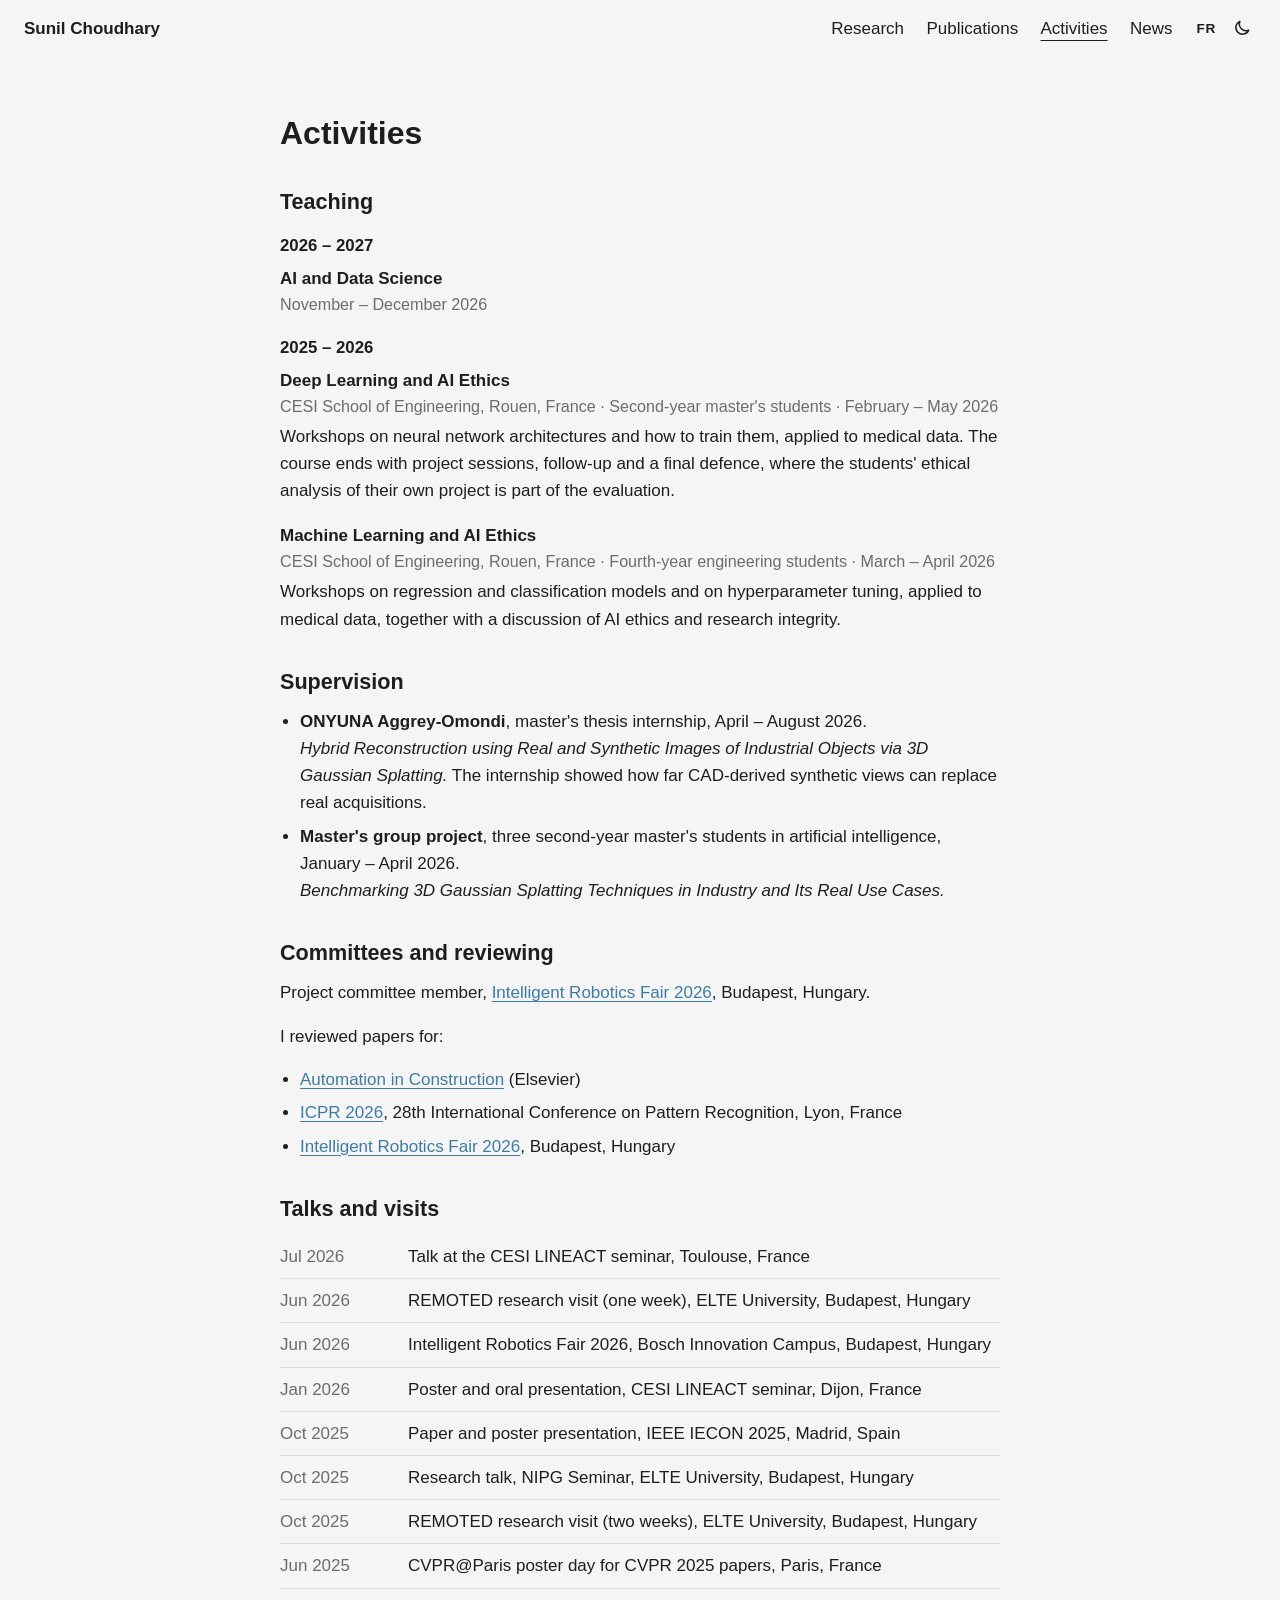
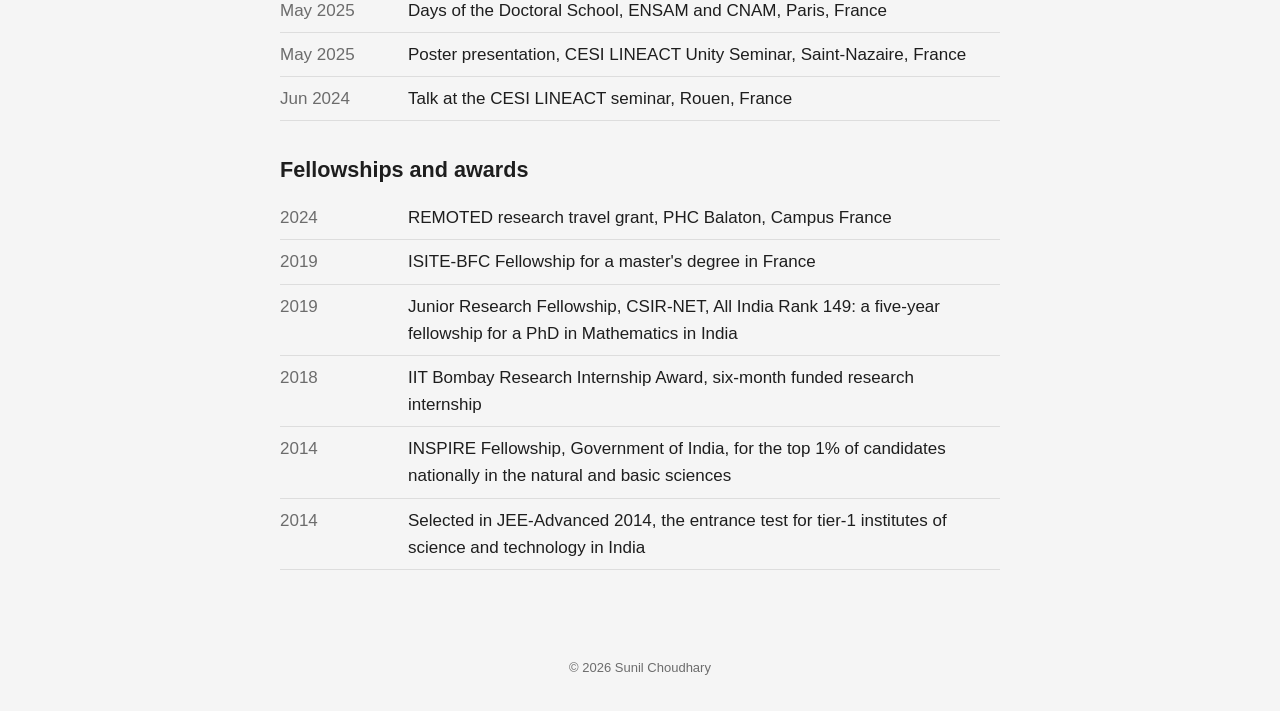
<file: teaching/index.html>
<!doctype html>
<html>
<head>
<meta charset="utf-8">
<title>Teaching · Sunil Choudhary</title>
<meta http-equiv="refresh" content="0; url=../activities/#teaching">
<meta name="robots" content="noindex">
</head>
<body><p>Teaching is now part of <a href="../activities/#teaching">Activities</a>.</p></body>
</html>
</file>
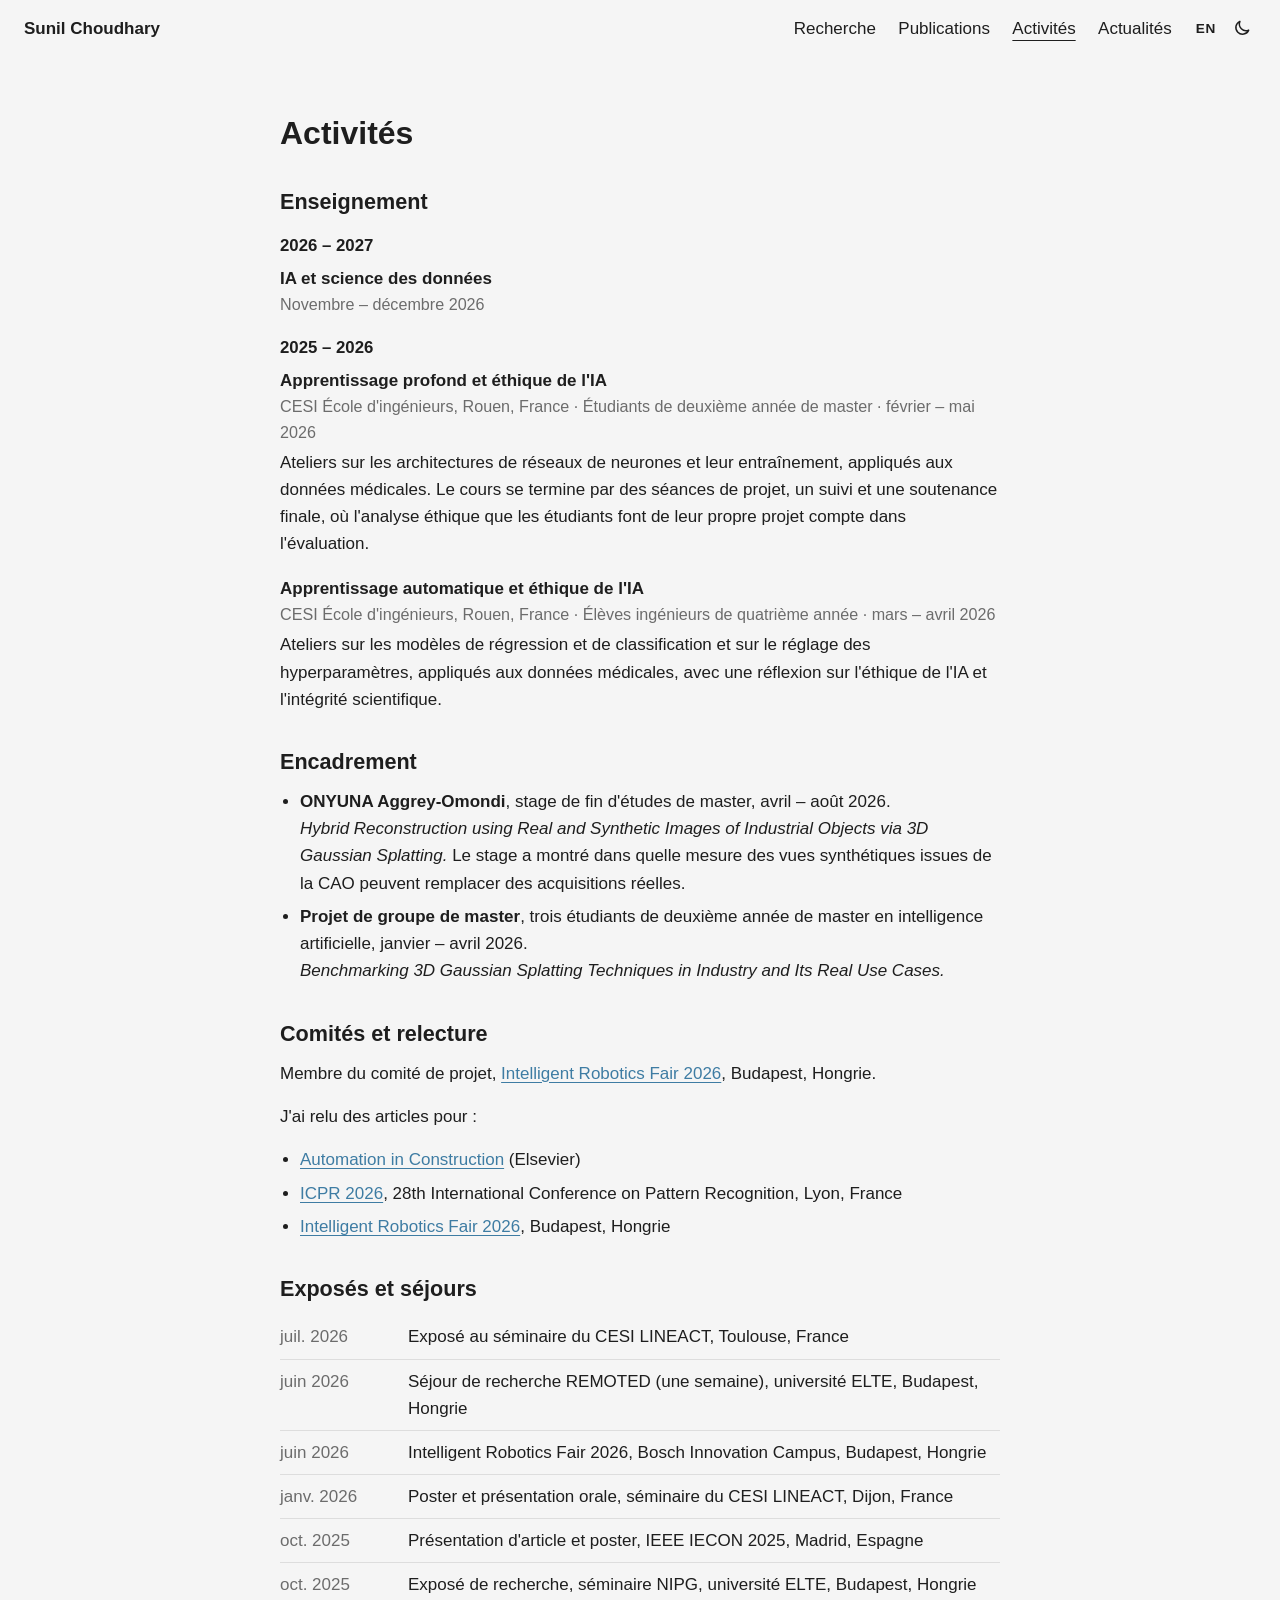
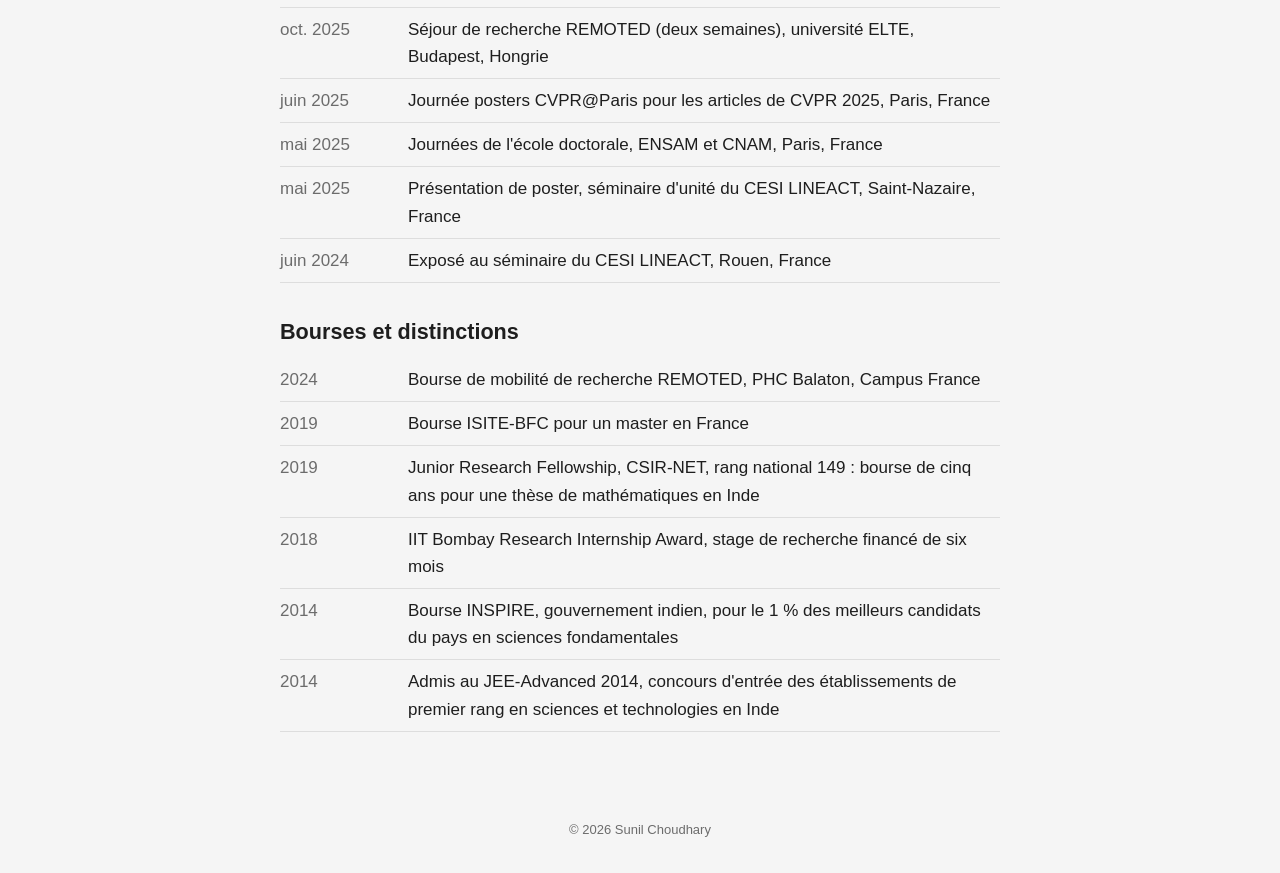
<file: fr/activities/index.html>
<!doctype html>
<html lang="fr">
<head>
<meta charset="utf-8">
<meta name="viewport" content="width=device-width, initial-scale=1, viewport-fit=cover">
<title>Activités · Sunil Choudhary</title>
<meta name="description" content="Enseignement, encadrement, comités, relecture, exposés, séjours et distinctions de Sunil Choudhary.">
<link rel="icon" href="data:image/svg+xml,%3Csvg xmlns='http://www.w3.org/2000/svg' viewBox='0 0 32 32'%3E%3Crect width='32' height='32' rx='7' fill='%233E7CA3'/%3E%3Ctext x='16' y='22' text-anchor='middle' font-family='Arial,sans-serif' font-weight='700' font-size='15' fill='%23FFFFFF'%3ESC%3C/text%3E%3C/svg%3E">
<link rel="alternate" hreflang="en" href="https://sunilmtma.github.io/activities/">
<link rel="alternate" hreflang="fr" href="https://sunilmtma.github.io/fr/activities/">
<link rel="stylesheet" href="../../assets/css/style.css?v=6">
<script src="../../assets/js/site.js?v=5"></script>
</head>
<body>

<header class="header">
  <nav class="nav" aria-label="Site">
    <a class="logo" href="../">Sunil Choudhary</a>
    <ul class="menu">
      <li><a href="../research/">Recherche</a></li>
      <li><a href="../publications/">Publications</a></li>
      <li><a href="../activities/" aria-current="page">Activités</a></li>
      <li><a href="../news/">Actualités</a></li>
    </ul>
    <div class="tools">
      <a class="lang" href="../../activities/" hreflang="en" lang="en" title="English version">EN</a>
      <button class="theme-toggle" id="theme-toggle" type="button" aria-label="Basculer entre thème sombre et clair" title="Thème sombre / clair"><svg class="moon" viewBox="0 0 24 24" aria-hidden="true"><path d="M20 14.5A8 8 0 0 1 9.5 4a8 8 0 1 0 10.5 10.5z" fill="none" stroke="currentColor" stroke-width="1.8" stroke-linejoin="round"/></svg><svg class="sun" viewBox="0 0 24 24" aria-hidden="true"><circle cx="12" cy="12" r="4" fill="none" stroke="currentColor" stroke-width="1.8"/><path d="M12 2.5v2M12 19.5v2M2.5 12h2M19.5 12h2M5.3 5.3l1.4 1.4M17.3 17.3l1.4 1.4M5.3 18.7l1.4-1.4M17.3 6.7l1.4-1.4" stroke="currentColor" stroke-width="1.8" stroke-linecap="round"/></svg></button>
    </div>
  </nav>
</header>

<main class="main page">
  <h1>Activités</h1>

  <h2 id="teaching">Enseignement</h2>

  <h3>2026 – 2027</h3>
  <ul class="courses">
    <li>
      <div class="title">IA et science des données</div>
      <div class="meta">Novembre – décembre 2026</div>
    </li>
  </ul>

  <h3>2025 – 2026</h3>
  <ul class="courses">
    <li>
      <div class="title">Apprentissage profond et éthique de l'IA</div>
      <div class="meta">CESI École d'ingénieurs, Rouen, France · Étudiants de deuxième année de master · février – mai 2026</div>
      <div>Ateliers sur les architectures de réseaux de neurones et leur entraînement, appliqués aux données médicales. Le cours se termine par des séances de projet, un suivi et une soutenance finale, où l'analyse éthique que les étudiants font de leur propre projet compte dans l'évaluation.</div>
    </li>
    <li>
      <div class="title">Apprentissage automatique et éthique de l'IA</div>
      <div class="meta">CESI École d'ingénieurs, Rouen, France · Élèves ingénieurs de quatrième année · mars – avril 2026</div>
      <div>Ateliers sur les modèles de régression et de classification et sur le réglage des hyperparamètres, appliqués aux données médicales, avec une réflexion sur l'éthique de l'IA et l'intégrité scientifique.</div>
    </li>
  </ul>

  <h2>Encadrement</h2>
  <ul>
    <li><b>ONYUNA Aggrey-Omondi</b>, stage de fin d'études de master, avril – août 2026.<br>
      <em lang="en">Hybrid Reconstruction using Real and Synthetic Images of Industrial Objects via 3D Gaussian Splatting.</em> Le stage a montré dans quelle mesure des vues synthétiques issues de la CAO peuvent remplacer des acquisitions réelles.</li>
    <li><b>Projet de groupe de master</b>, trois étudiants de deuxième année de master en intelligence artificielle, janvier – avril 2026.<br>
      <em lang="en">Benchmarking 3D Gaussian Splatting Techniques in Industry and Its Real Use Cases.</em></li>
  </ul>

  <h2>Comités et relecture</h2>
  <p>Membre du comité de projet, <a href="https://introbfair26.inf.elte.hu/">Intelligent Robotics Fair 2026</a>, Budapest, Hongrie.</p>
  <p>J'ai relu des articles pour :</p>
  <ul>
    <li><a href="https://www.sciencedirect.com/journal/automation-in-construction">Automation in Construction</a> (Elsevier)</li>
    <li><a href="https://iapr.org/icpr2026">ICPR 2026</a>, 28th International Conference on Pattern Recognition, Lyon, France</li>
    <li><a href="https://introbfair26.inf.elte.hu/">Intelligent Robotics Fair 2026</a>, Budapest, Hongrie</li>
  </ul>

  <h2>Exposés et séjours</h2>
  <table class="dated">
    <tr><td>juil. 2026</td><td>Exposé au séminaire du CESI LINEACT, Toulouse, France</td></tr>
    <tr><td>juin 2026</td><td>Séjour de recherche REMOTED (une semaine), université ELTE, Budapest, Hongrie</td></tr>
    <tr><td>juin 2026</td><td>Intelligent Robotics Fair 2026, Bosch Innovation Campus, Budapest, Hongrie</td></tr>
    <tr><td>janv. 2026</td><td>Poster et présentation orale, séminaire du CESI LINEACT, Dijon, France</td></tr>
    <tr><td>oct. 2025</td><td>Présentation d'article et poster, IEEE IECON 2025, Madrid, Espagne</td></tr>
    <tr><td>oct. 2025</td><td>Exposé de recherche, séminaire NIPG, université ELTE, Budapest, Hongrie</td></tr>
    <tr><td>oct. 2025</td><td>Séjour de recherche REMOTED (deux semaines), université ELTE, Budapest, Hongrie</td></tr>
    <tr><td>juin 2025</td><td>Journée posters CVPR@Paris pour les articles de CVPR 2025, Paris, France</td></tr>
    <tr><td>mai 2025</td><td>Journées de l'école doctorale, ENSAM et CNAM, Paris, France</td></tr>
    <tr><td>mai 2025</td><td>Présentation de poster, séminaire d'unité du CESI LINEACT, Saint-Nazaire, France</td></tr>
    <tr><td>juin 2024</td><td>Exposé au séminaire du CESI LINEACT, Rouen, France</td></tr>
  </table>

  <h2>Bourses et distinctions</h2>
  <table class="dated">
    <tr><td>2024</td><td>Bourse de mobilité de recherche REMOTED, PHC Balaton, Campus France</td></tr>
    <tr><td>2019</td><td>Bourse ISITE-BFC pour un master en France</td></tr>
    <tr><td>2019</td><td>Junior Research Fellowship, CSIR-NET, rang national 149 : bourse de cinq ans pour une thèse de mathématiques en Inde</td></tr>
    <tr><td>2018</td><td>IIT Bombay Research Internship Award, stage de recherche financé de six mois</td></tr>
    <tr><td>2014</td><td>Bourse INSPIRE, gouvernement indien, pour le 1 % des meilleurs candidats du pays en sciences fondamentales</td></tr>
    <tr><td>2014</td><td>Admis au JEE-Advanced 2014, concours d'entrée des établissements de premier rang en sciences et technologies en Inde</td></tr>
  </table>
</main>

<footer class="footer">© 2026 Sunil Choudhary</footer>

</body>
</html>
</file>
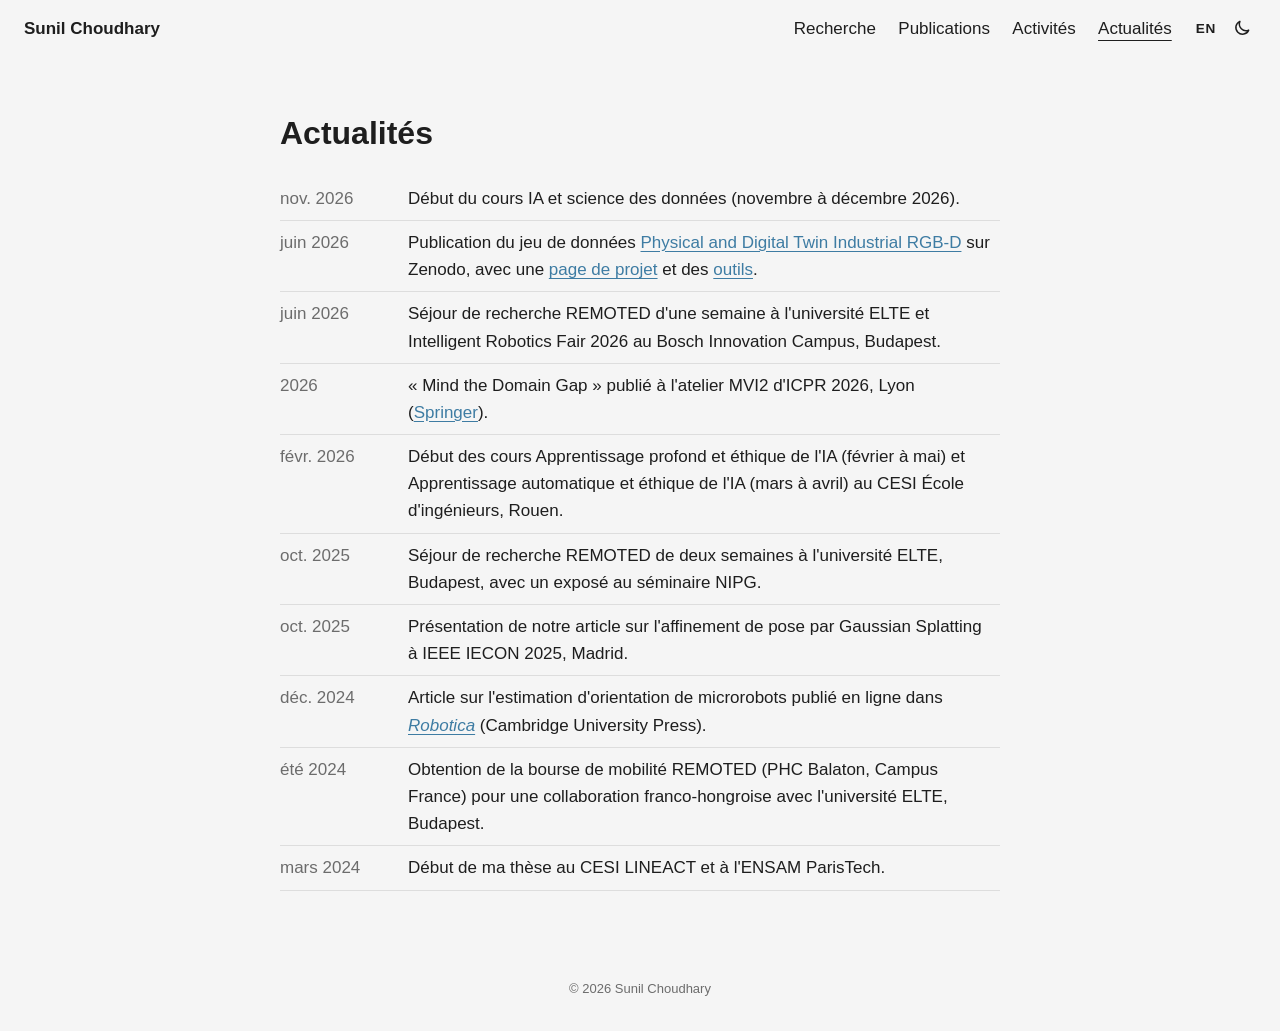
<file: fr/news/index.html>
<!doctype html>
<html lang="fr">
<head>
<meta charset="utf-8">
<meta name="viewport" content="width=device-width, initial-scale=1, viewport-fit=cover">
<title>Actualités · Sunil Choudhary</title>
<meta name="description" content="Actualités de Sunil Choudhary.">
<link rel="icon" href="data:image/svg+xml,%3Csvg xmlns='http://www.w3.org/2000/svg' viewBox='0 0 32 32'%3E%3Crect width='32' height='32' rx='7' fill='%233E7CA3'/%3E%3Ctext x='16' y='22' text-anchor='middle' font-family='Arial,sans-serif' font-weight='700' font-size='15' fill='%23FFFFFF'%3ESC%3C/text%3E%3C/svg%3E">
<link rel="alternate" hreflang="en" href="https://sunilmtma.github.io/news/">
<link rel="alternate" hreflang="fr" href="https://sunilmtma.github.io/fr/news/">
<link rel="stylesheet" href="../../assets/css/style.css?v=6">
<script src="../../assets/js/site.js?v=5"></script>
</head>
<body>

<header class="header">
  <nav class="nav" aria-label="Site">
    <a class="logo" href="../">Sunil Choudhary</a>
    <ul class="menu">
      <li><a href="../research/">Recherche</a></li>
      <li><a href="../publications/">Publications</a></li>
      <li><a href="../activities/">Activités</a></li>
      <li><a href="../news/" aria-current="page">Actualités</a></li>
    </ul>
    <div class="tools">
      <a class="lang" href="../../news/" hreflang="en" lang="en" title="English version">EN</a>
      <button class="theme-toggle" id="theme-toggle" type="button" aria-label="Basculer entre thème sombre et clair" title="Thème sombre / clair"><svg class="moon" viewBox="0 0 24 24" aria-hidden="true"><path d="M20 14.5A8 8 0 0 1 9.5 4a8 8 0 1 0 10.5 10.5z" fill="none" stroke="currentColor" stroke-width="1.8" stroke-linejoin="round"/></svg><svg class="sun" viewBox="0 0 24 24" aria-hidden="true"><circle cx="12" cy="12" r="4" fill="none" stroke="currentColor" stroke-width="1.8"/><path d="M12 2.5v2M12 19.5v2M2.5 12h2M19.5 12h2M5.3 5.3l1.4 1.4M17.3 17.3l1.4 1.4M5.3 18.7l1.4-1.4M17.3 6.7l1.4-1.4" stroke="currentColor" stroke-width="1.8" stroke-linecap="round"/></svg></button>
    </div>
  </nav>
</header>

<main class="main page">
  <h1>Actualités</h1>
  <table class="dated">
    <tr><td>nov. 2026</td><td>Début du cours IA et science des données (novembre à décembre 2026).</td></tr>
    <tr><td>juin 2026</td><td>Publication du jeu de données <a href="https://zenodo.org/records/20830059">Physical and Digital Twin Industrial RGB-D</a> sur Zenodo, avec une <a href="https://lineact-valo.gitlab.io/fusion_project/dataset_tools/">page de projet</a> et des <a href="https://gitlab.com/lineact-valo/fusion_project/dataset_tools">outils</a>.</td></tr>
    <tr><td>juin 2026</td><td>Séjour de recherche REMOTED d'une semaine à l'université ELTE et Intelligent Robotics Fair 2026 au Bosch Innovation Campus, Budapest.</td></tr>
    <tr><td>2026</td><td>« Mind the Domain Gap » publié à l'atelier MVI2 d'ICPR 2026, Lyon (<a href="https://link.springer.com/chapter/10.1007/978-3-032-39518-4_8">Springer</a>).</td></tr>
    <tr><td>févr. 2026</td><td>Début des cours Apprentissage profond et éthique de l'IA (février à mai) et Apprentissage automatique et éthique de l'IA (mars à avril) au CESI École d'ingénieurs, Rouen.</td></tr>
    <tr><td>oct. 2025</td><td>Séjour de recherche REMOTED de deux semaines à l'université ELTE, Budapest, avec un exposé au séminaire NIPG.</td></tr>
    <tr><td>oct. 2025</td><td>Présentation de notre article sur l'affinement de pose par Gaussian Splatting à IEEE IECON 2025, Madrid.</td></tr>
    <tr><td>déc. 2024</td><td>Article sur l'estimation d'orientation de microrobots publié en ligne dans <a href="https://doi.org/10.1017/S0263574724002091"><em>Robotica</em></a> (Cambridge University Press).</td></tr>
    <tr><td>été 2024</td><td>Obtention de la bourse de mobilité REMOTED (PHC Balaton, Campus France) pour une collaboration franco-hongroise avec l'université ELTE, Budapest.</td></tr>
    <tr><td>mars 2024</td><td>Début de ma thèse au CESI LINEACT et à l'ENSAM ParisTech.</td></tr>
  </table>
</main>

<footer class="footer">© 2026 Sunil Choudhary</footer>

</body>
</html>
</file>
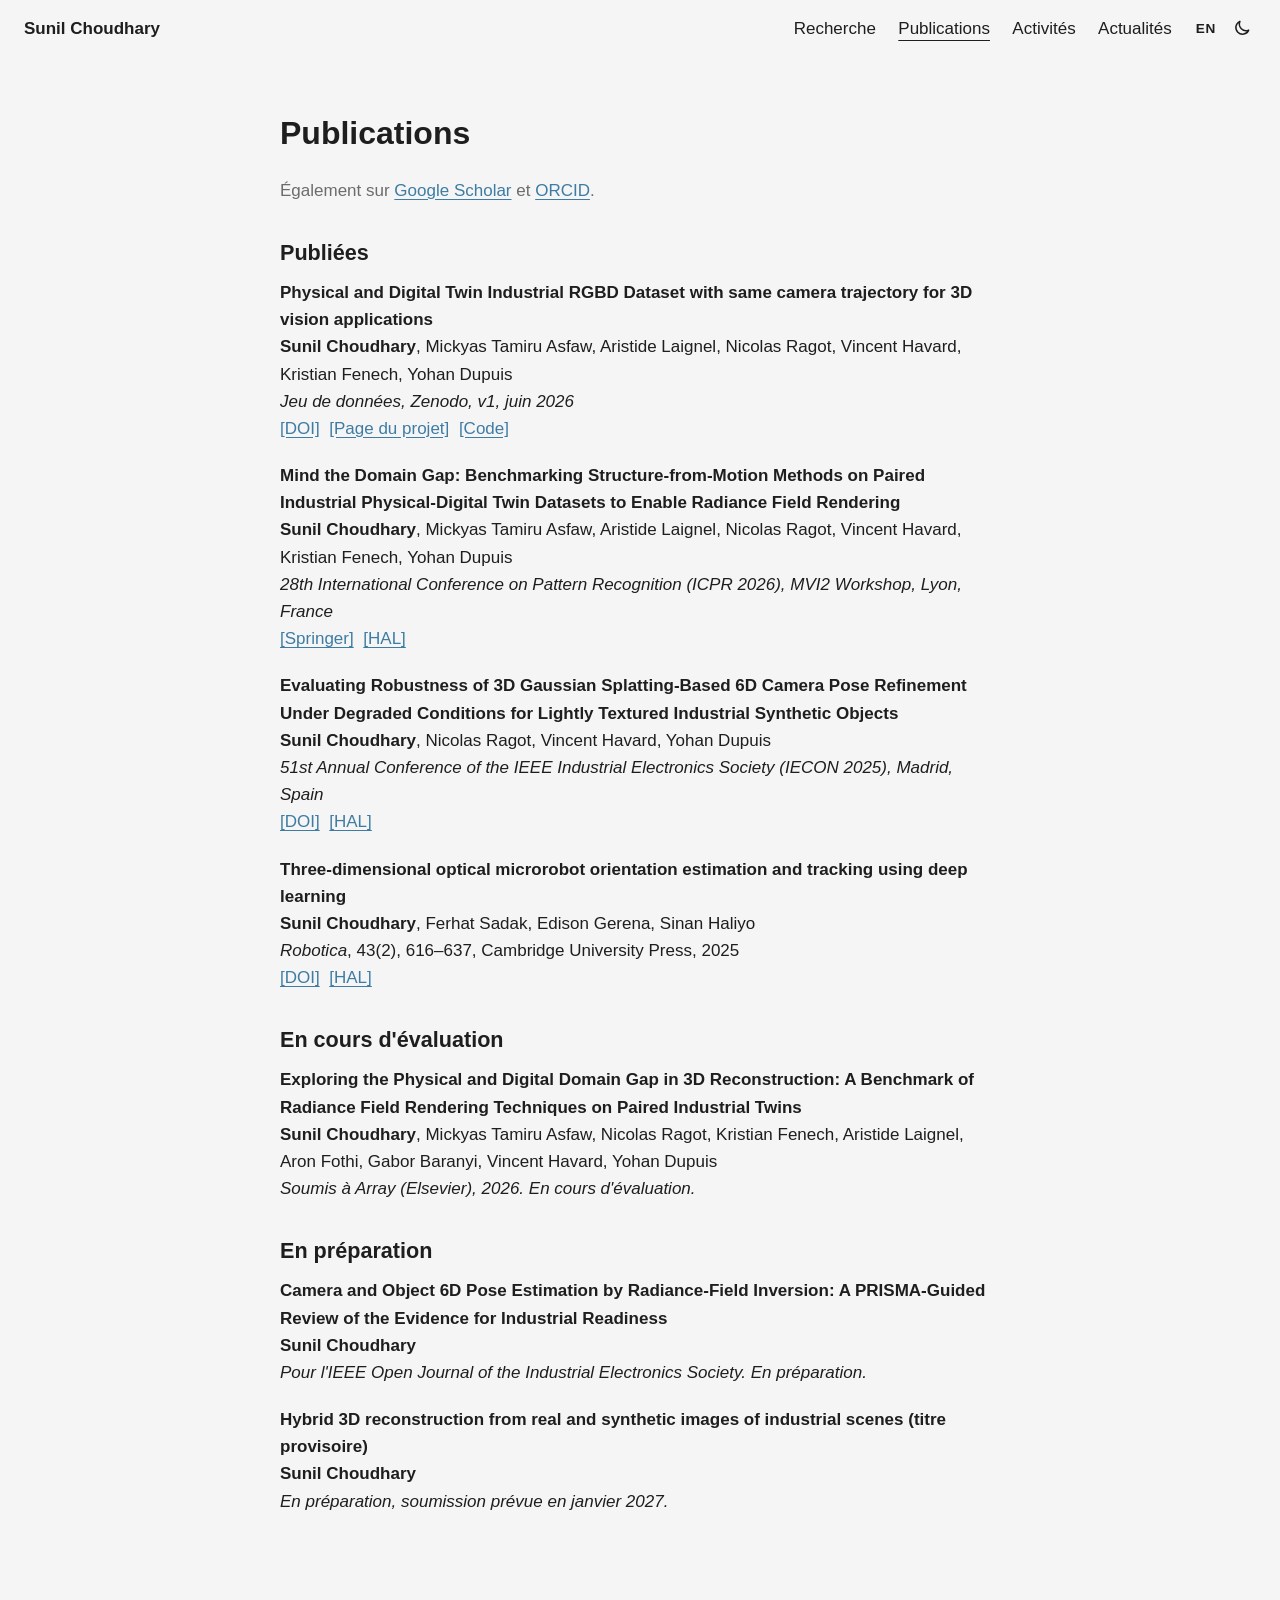
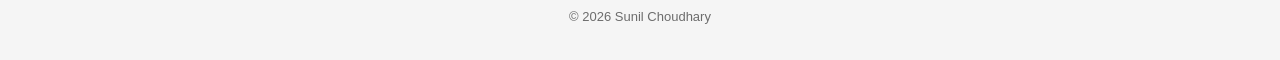
<file: fr/publications/index.html>
<!doctype html>
<html lang="fr">
<head>
<meta charset="utf-8">
<meta name="viewport" content="width=device-width, initial-scale=1, viewport-fit=cover">
<title>Publications · Sunil Choudhary</title>
<meta name="description" content="Publications de Sunil Choudhary.">
<link rel="icon" href="data:image/svg+xml,%3Csvg xmlns='http://www.w3.org/2000/svg' viewBox='0 0 32 32'%3E%3Crect width='32' height='32' rx='7' fill='%233E7CA3'/%3E%3Ctext x='16' y='22' text-anchor='middle' font-family='Arial,sans-serif' font-weight='700' font-size='15' fill='%23FFFFFF'%3ESC%3C/text%3E%3C/svg%3E">
<link rel="alternate" hreflang="en" href="https://sunilmtma.github.io/publications/">
<link rel="alternate" hreflang="fr" href="https://sunilmtma.github.io/fr/publications/">
<link rel="stylesheet" href="../../assets/css/style.css?v=6">
<script src="../../assets/js/site.js?v=5"></script>
</head>
<body>

<header class="header">
  <nav class="nav" aria-label="Site">
    <a class="logo" href="../">Sunil Choudhary</a>
    <ul class="menu">
      <li><a href="../research/">Recherche</a></li>
      <li><a href="../publications/" aria-current="page">Publications</a></li>
      <li><a href="../activities/">Activités</a></li>
      <li><a href="../news/">Actualités</a></li>
    </ul>
    <div class="tools">
      <a class="lang" href="../../publications/" hreflang="en" lang="en" title="English version">EN</a>
      <button class="theme-toggle" id="theme-toggle" type="button" aria-label="Basculer entre thème sombre et clair" title="Thème sombre / clair"><svg class="moon" viewBox="0 0 24 24" aria-hidden="true"><path d="M20 14.5A8 8 0 0 1 9.5 4a8 8 0 1 0 10.5 10.5z" fill="none" stroke="currentColor" stroke-width="1.8" stroke-linejoin="round"/></svg><svg class="sun" viewBox="0 0 24 24" aria-hidden="true"><circle cx="12" cy="12" r="4" fill="none" stroke="currentColor" stroke-width="1.8"/><path d="M12 2.5v2M12 19.5v2M2.5 12h2M19.5 12h2M5.3 5.3l1.4 1.4M17.3 17.3l1.4 1.4M5.3 18.7l1.4-1.4M17.3 6.7l1.4-1.4" stroke="currentColor" stroke-width="1.8" stroke-linecap="round"/></svg></button>
    </div>
  </nav>
</header>

<main class="main page">
  <h1>Publications</h1>
  <p class="muted">Également sur <a href="https://scholar.google.com/citations?user=9mLvw88AAAAJ">Google Scholar</a> et <a href="https://orcid.org/0009-0001-5705-5809">ORCID</a>.</p>

  <h2>Publiées</h2>
  <ul class="pubs" lang="en">
    <li>
      <div class="title">Physical and Digital Twin Industrial RGBD Dataset with same camera trajectory for 3D vision applications</div>
      <div><b>Sunil Choudhary</b>, Mickyas Tamiru Asfaw, Aristide Laignel, Nicolas Ragot, Vincent Havard, Kristian Fenech, Yohan Dupuis</div>
      <div lang="fr"><em>Jeu de données, Zenodo, v1, juin 2026</em></div>
      <div class="links" lang="fr"><a href="https://doi.org/10.5281/zenodo.20830059">[DOI]</a><a href="https://lineact-valo.gitlab.io/fusion_project/dataset_tools/">[Page du projet]</a><a href="https://gitlab.com/lineact-valo/fusion_project/dataset_tools">[Code]</a></div>
    </li>
    <li>
      <div class="title">Mind the Domain Gap: Benchmarking Structure-from-Motion Methods on Paired Industrial Physical-Digital Twin Datasets to Enable Radiance Field Rendering</div>
      <div><b>Sunil Choudhary</b>, Mickyas Tamiru Asfaw, Aristide Laignel, Nicolas Ragot, Vincent Havard, Kristian Fenech, Yohan Dupuis</div>
      <div><em>28th International Conference on Pattern Recognition (ICPR 2026), MVI2 Workshop, Lyon, France</em></div>
      <div class="links"><a href="https://link.springer.com/chapter/10.1007/978-3-032-39518-4_8">[Springer]</a><a href="https://hal.science/hal-05677254">[HAL]</a></div>
    </li>
    <li>
      <div class="title">Evaluating Robustness of 3D Gaussian Splatting-Based 6D Camera Pose Refinement Under Degraded Conditions for Lightly Textured Industrial Synthetic Objects</div>
      <div><b>Sunil Choudhary</b>, Nicolas Ragot, Vincent Havard, Yohan Dupuis</div>
      <div><em>51st Annual Conference of the IEEE Industrial Electronics Society (IECON 2025), Madrid, Spain</em></div>
      <div class="links"><a href="https://doi.org/10.1109/IECON58223.2025.11221686">[DOI]</a><a href="https://hal.science/hal-05364587">[HAL]</a></div>
    </li>
    <li>
      <div class="title">Three-dimensional optical microrobot orientation estimation and tracking using deep learning</div>
      <div><b>Sunil Choudhary</b>, Ferhat Sadak, Edison Gerena, Sinan Haliyo</div>
      <div><em>Robotica</em>, 43(2), 616–637, Cambridge University Press, 2025</div>
      <div class="links"><a href="https://doi.org/10.1017/S0263574724002091">[DOI]</a><a href="https://hal.science/hal-04820904">[HAL]</a></div>
    </li>
  </ul>

  <h2>En cours d'évaluation</h2>
  <ul class="pubs">
    <li>
      <div class="title" lang="en">Exploring the Physical and Digital Domain Gap in 3D Reconstruction: A Benchmark of Radiance Field Rendering Techniques on Paired Industrial Twins</div>
      <div><b>Sunil Choudhary</b>, Mickyas Tamiru Asfaw, Nicolas Ragot, Kristian Fenech, Aristide Laignel, Aron Fothi, Gabor Baranyi, Vincent Havard, Yohan Dupuis</div>
      <div><em>Soumis à Array (Elsevier), 2026. En cours d'évaluation.</em></div>
    </li>
  </ul>

  <h2>En préparation</h2>
  <ul class="pubs">
    <li>
      <div class="title" lang="en">Camera and Object 6D Pose Estimation by Radiance-Field Inversion: A PRISMA-Guided Review of the Evidence for Industrial Readiness</div>
      <div><b>Sunil Choudhary</b></div>
      <div><em>Pour l'IEEE Open Journal of the Industrial Electronics Society. En préparation.</em></div>
    </li>
    <li>
      <div class="title"><span lang="en">Hybrid 3D reconstruction from real and synthetic images of industrial scenes</span> (titre provisoire)</div>
      <div><b>Sunil Choudhary</b></div>
      <div><em>En préparation, soumission prévue en janvier 2027.</em></div>
    </li>
  </ul>
</main>

<footer class="footer">© 2026 Sunil Choudhary</footer>

</body>
</html>
</file>
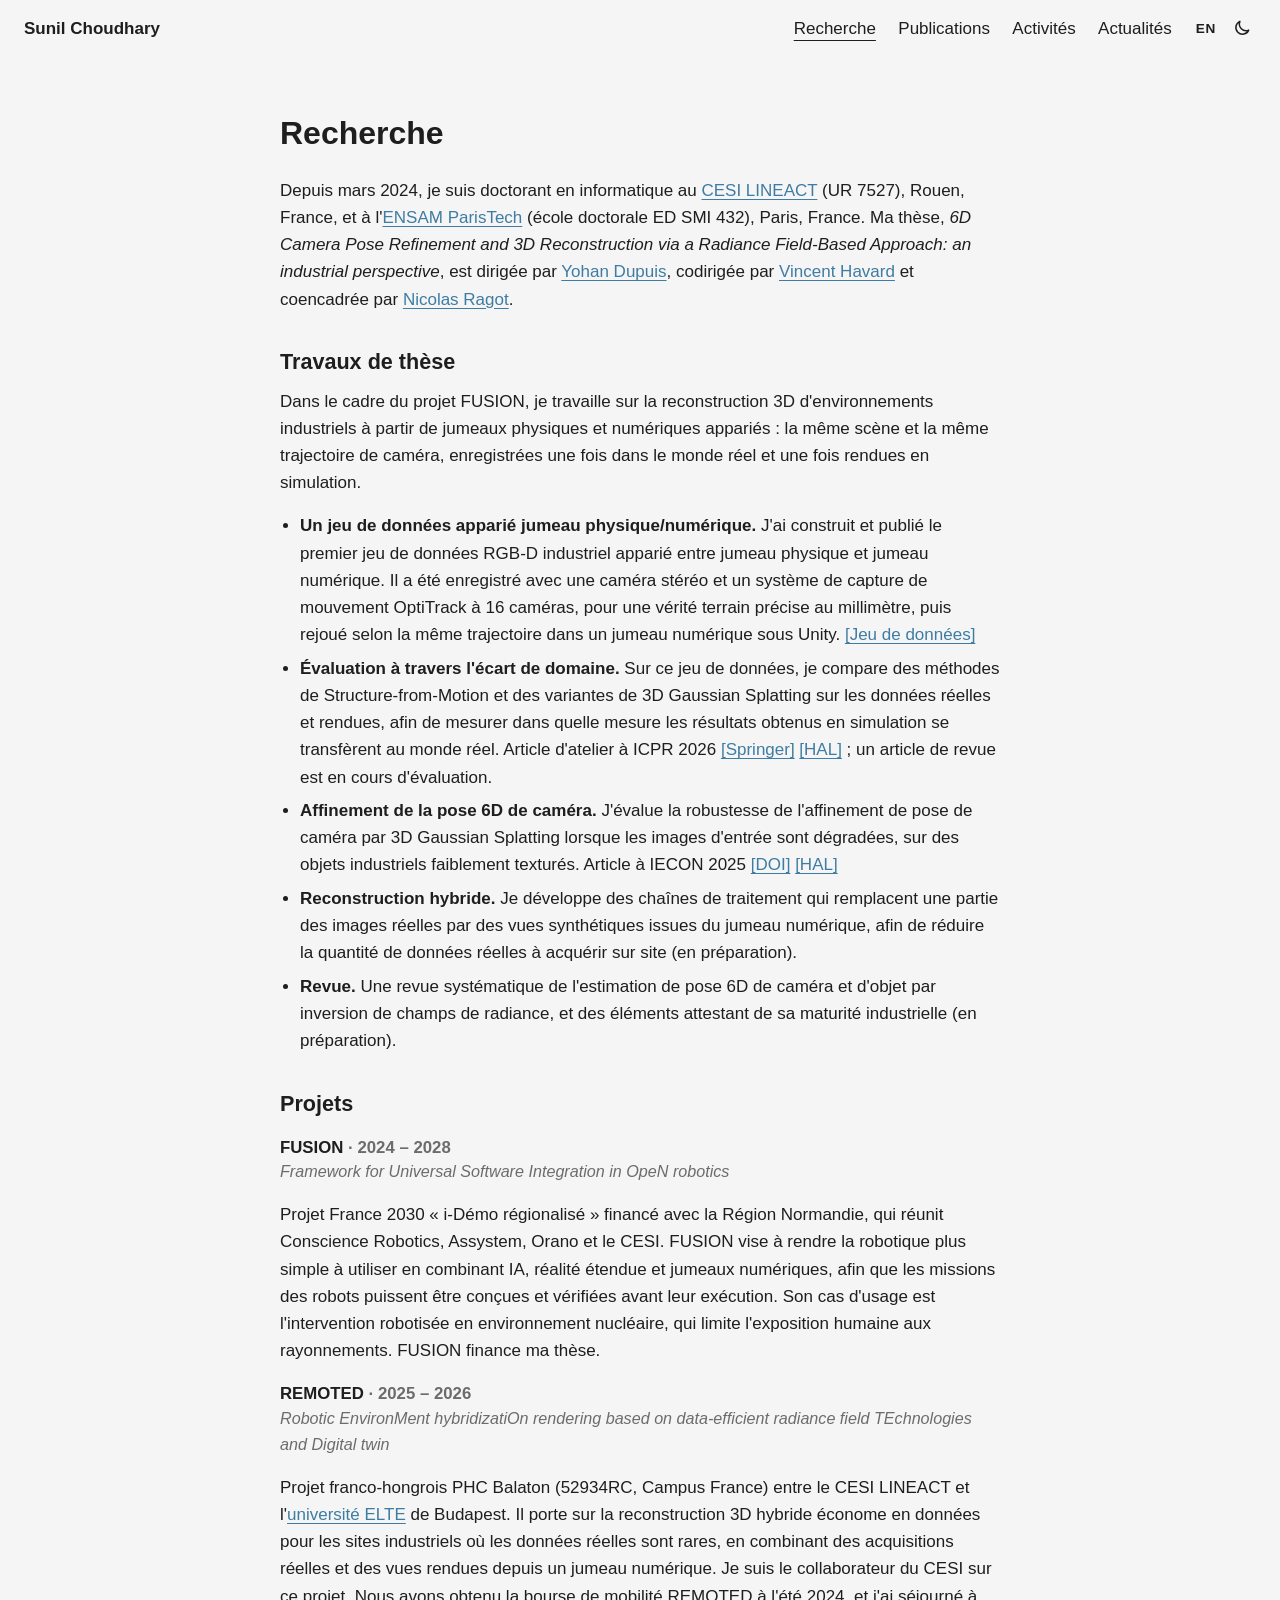
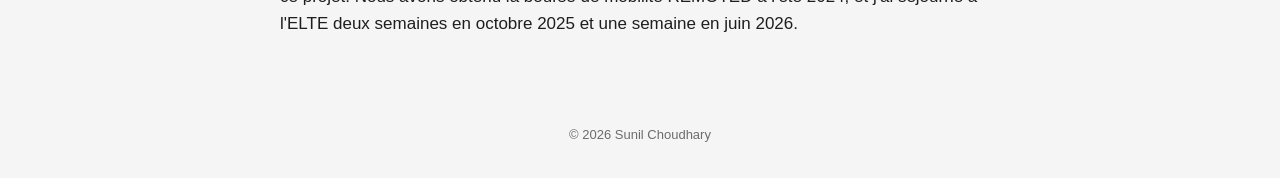
<file: fr/research/index.html>
<!doctype html>
<html lang="fr">
<head>
<meta charset="utf-8">
<meta name="viewport" content="width=device-width, initial-scale=1, viewport-fit=cover">
<title>Recherche · Sunil Choudhary</title>
<meta name="description" content="Recherche de Sunil Choudhary : reconstruction 3D et affinement de la pose 6D de caméra par champs de radiance, sur des jumeaux physiques et numériques appariés d'environnements industriels.">
<link rel="icon" href="data:image/svg+xml,%3Csvg xmlns='http://www.w3.org/2000/svg' viewBox='0 0 32 32'%3E%3Crect width='32' height='32' rx='7' fill='%233E7CA3'/%3E%3Ctext x='16' y='22' text-anchor='middle' font-family='Arial,sans-serif' font-weight='700' font-size='15' fill='%23FFFFFF'%3ESC%3C/text%3E%3C/svg%3E">
<link rel="alternate" hreflang="en" href="https://sunilmtma.github.io/research/">
<link rel="alternate" hreflang="fr" href="https://sunilmtma.github.io/fr/research/">
<link rel="stylesheet" href="../../assets/css/style.css?v=6">
<script src="../../assets/js/site.js?v=5"></script>
</head>
<body>

<header class="header">
  <nav class="nav" aria-label="Site">
    <a class="logo" href="../">Sunil Choudhary</a>
    <ul class="menu">
      <li><a href="../research/" aria-current="page">Recherche</a></li>
      <li><a href="../publications/">Publications</a></li>
      <li><a href="../activities/">Activités</a></li>
      <li><a href="../news/">Actualités</a></li>
    </ul>
    <div class="tools">
      <a class="lang" href="../../research/" hreflang="en" lang="en" title="English version">EN</a>
      <button class="theme-toggle" id="theme-toggle" type="button" aria-label="Basculer entre thème sombre et clair" title="Thème sombre / clair"><svg class="moon" viewBox="0 0 24 24" aria-hidden="true"><path d="M20 14.5A8 8 0 0 1 9.5 4a8 8 0 1 0 10.5 10.5z" fill="none" stroke="currentColor" stroke-width="1.8" stroke-linejoin="round"/></svg><svg class="sun" viewBox="0 0 24 24" aria-hidden="true"><circle cx="12" cy="12" r="4" fill="none" stroke="currentColor" stroke-width="1.8"/><path d="M12 2.5v2M12 19.5v2M2.5 12h2M19.5 12h2M5.3 5.3l1.4 1.4M17.3 17.3l1.4 1.4M5.3 18.7l1.4-1.4M17.3 6.7l1.4-1.4" stroke="currentColor" stroke-width="1.8" stroke-linecap="round"/></svg></button>
    </div>
  </nav>
</header>

<main class="main page">
  <h1>Recherche</h1>

  <p>Depuis mars 2024, je suis doctorant en informatique au <a href="https://lineact.cesi.fr/">CESI LINEACT</a> (UR 7527), Rouen, France, et à l'<a href="https://artsetmetiers.fr/">ENSAM ParisTech</a> (école doctorale ED SMI 432), Paris, France. Ma thèse, <em lang="en">6D Camera Pose Refinement and 3D Reconstruction via a Radiance Field-Based Approach: an industrial perspective</em>, est dirigée par <a href="https://scholar.google.com/citations?user=qirM8SAAAAAJ">Yohan Dupuis</a>, codirigée par <a href="https://scholar.google.com/citations?user=8cdy5n8AAAAJ">Vincent Havard</a> et coencadrée par <a href="https://scholar.google.com/citations?user=XOJcjtEAAAAJ">Nicolas Ragot</a>.</p>

  <h2>Travaux de thèse</h2>
  <p>Dans le cadre du projet FUSION, je travaille sur la reconstruction 3D d'environnements industriels à partir de jumeaux physiques et numériques appariés : la même scène et la même trajectoire de caméra, enregistrées une fois dans le monde réel et une fois rendues en simulation.</p>
  <ul>
    <li><b>Un jeu de données apparié jumeau physique/numérique.</b> J'ai construit et publié le premier jeu de données RGB-D industriel apparié entre jumeau physique et jumeau numérique. Il a été enregistré avec une caméra stéréo et un système de capture de mouvement OptiTrack à 16 caméras, pour une vérité terrain précise au millimètre, puis rejoué selon la même trajectoire dans un jumeau numérique sous Unity. <a href="https://zenodo.org/records/20830059">[Jeu de données]</a></li>
    <li><b>Évaluation à travers l'écart de domaine.</b> Sur ce jeu de données, je compare des méthodes de Structure-from-Motion et des variantes de 3D Gaussian Splatting sur les données réelles et rendues, afin de mesurer dans quelle mesure les résultats obtenus en simulation se transfèrent au monde réel. Article d'atelier à ICPR 2026 <a href="https://link.springer.com/chapter/10.1007/978-3-032-39518-4_8">[Springer]</a> <a href="https://hal.science/hal-05677254">[HAL]</a> ; un article de revue est en cours d'évaluation.</li>
    <li><b>Affinement de la pose 6D de caméra.</b> J'évalue la robustesse de l'affinement de pose de caméra par 3D Gaussian Splatting lorsque les images d'entrée sont dégradées, sur des objets industriels faiblement texturés. Article à IECON 2025 <a href="https://doi.org/10.1109/IECON58223.2025.11221686">[DOI]</a> <a href="https://hal.science/hal-05364587">[HAL]</a></li>
    <li><b>Reconstruction hybride.</b> Je développe des chaînes de traitement qui remplacent une partie des images réelles par des vues synthétiques issues du jumeau numérique, afin de réduire la quantité de données réelles à acquérir sur site (en préparation).</li>
    <li><b>Revue.</b> Une revue systématique de l'estimation de pose 6D de caméra et d'objet par inversion de champs de radiance, et des éléments attestant de sa maturité industrielle (en préparation).</li>
  </ul>

  <h2>Projets</h2>

  <h3>FUSION <span class="muted">· 2024 – 2028</span></h3>
  <p class="meta"><em lang="en">Framework for Universal Software Integration in OpeN robotics</em></p>
  <p>Projet France 2030 « i-Démo régionalisé » financé avec la Région Normandie, qui réunit Conscience Robotics, Assystem, Orano et le CESI. FUSION vise à rendre la robotique plus simple à utiliser en combinant IA, réalité étendue et jumeaux numériques, afin que les missions des robots puissent être conçues et vérifiées avant leur exécution. Son cas d'usage est l'intervention robotisée en environnement nucléaire, qui limite l'exposition humaine aux rayonnements. FUSION finance ma thèse.</p>

  <h3>REMOTED <span class="muted">· 2025 – 2026</span></h3>
  <p class="meta"><em lang="en">Robotic EnvironMent hybridizatiOn rendering based on data-efficient radiance field TEchnologies and Digital twin</em></p>
  <p>Projet franco-hongrois PHC Balaton (52934RC, Campus France) entre le CESI LINEACT et l'<a href="https://www.elte.hu/en/">université ELTE</a> de Budapest. Il porte sur la reconstruction 3D hybride économe en données pour les sites industriels où les données réelles sont rares, en combinant des acquisitions réelles et des vues rendues depuis un jumeau numérique. Je suis le collaborateur du CESI sur ce projet. Nous avons obtenu la bourse de mobilité REMOTED à l'été 2024, et j'ai séjourné à l'ELTE deux semaines en octobre 2025 et une semaine en juin 2026.</p>
</main>

<footer class="footer">© 2026 Sunil Choudhary</footer>

</body>
</html>
</file>
<file: assets/css/style.css>
/* Plain academic page: a centred profile on the home page, and simple text
   pages with a small header for everything else. */
:root {
  --bg: #F5F5F5;
  --ink: #1E1E1E;
  --muted: #6C6C6C;
  --rule: #DDDDDD;
  --link: #3E7CA3;
  --button: #DFDFDF;
  --button-hover: #D2D2D2;
  --font: -apple-system, BlinkMacSystemFont, "Segoe UI", Roboto, Oxygen, Ubuntu, Cantarell, "Open Sans", "Helvetica Neue", sans-serif;
  color-scheme: light;
}
@media (prefers-color-scheme: dark) {
  :root:not([data-theme="light"]) {
    --bg: #1D1E20; --ink: #DADADB; --muted: #9B9C9D; --rule: #333333;
    --link: #7FB4D6; --button: #333438; --button-hover: #414247;
    color-scheme: dark;
  }
}
:root[data-theme="dark"] {
  --bg: #1D1E20; --ink: #DADADB; --muted: #9B9C9D; --rule: #333333;
  --link: #7FB4D6; --button: #333438; --button-hover: #414247;
  color-scheme: dark;
}

* { box-sizing: border-box; }
body {
  margin: 0; min-height: 100vh; display: flex; flex-direction: column;
  background: var(--bg); color: var(--ink);
  font-family: var(--font); font-size: 17px; line-height: 1.6;
}
a { color: var(--link); text-underline-offset: 0.15em; }
img { max-width: 100%; }
h1, h2, h3 { line-height: 1.25; }

.main {
  flex: 1; width: 100%; max-width: calc(720px + 2 * 24px); margin: 0 auto;
  padding: 2.5rem max(24px, env(safe-area-inset-right, 0px)) 3rem max(24px, env(safe-area-inset-left, 0px));
}

/* ------------------------------------------------------------ home */
.home { display: flex; }
.profile { flex: 1; display: flex; align-items: center; }
.profile-inner { display: flex; flex-direction: column; gap: 1rem; }
.profile img { width: 130px; height: 130px; border-radius: 50%; object-fit: cover; }
.profile h1 { font-size: 2.5rem; margin: 0; }
.profile p { margin: 0; }
.profile .bio { display: flex; flex-direction: column; gap: 1.1rem; }
.profile .bio a { font-weight: 600; text-decoration: none; }
.profile .bio a:hover { text-decoration: underline; }

.social-icons { display: flex; flex-wrap: wrap; gap: 14px; padding-top: 0.25rem; }
.social-icons a { color: var(--ink); display: inline-flex; }
.social-icons a:hover { color: var(--link); }
.social-icons svg { width: 30px; height: 30px; }

.buttons { display: flex; flex-wrap: wrap; gap: 12px; padding-top: 0.5rem; }
.buttons a {
  padding: 8px 18px; border-radius: 8px; background: var(--button);
  color: var(--ink); text-decoration: none; font-size: 16px;
}
.buttons a:hover { background: var(--button-hover); }

/* ------------------------------------------------------------ inner pages */
.header { width: 100%; }
.nav {
  max-width: 1280px; margin: 0 auto; display: flex; flex-wrap: wrap; align-items: center; justify-content: space-between; gap: 0.25rem 1.5rem;
  padding: 0.9rem max(24px, env(safe-area-inset-right, 0px)) 0.9rem max(24px, env(safe-area-inset-left, 0px));
}
.nav-home { justify-content: flex-end; }
.logo { font-weight: 700; color: var(--ink); text-decoration: none; }
.menu { display: flex; flex-wrap: wrap; gap: 0.25rem 1.4rem; margin: 0 0 0 auto; padding: 0; list-style: none; }
.menu a { color: var(--ink); text-decoration: none; }
.menu a:hover, .menu a[aria-current="page"] { text-decoration: underline; text-underline-offset: 0.35em; }

/* language switch and theme toggle, top right */
.tools { display: flex; align-items: center; gap: 0.75rem; }
.lang { color: var(--ink); text-decoration: none; font-size: 0.85rem; font-weight: 600; letter-spacing: 0.05em; }
.lang:hover { color: var(--link); }
.theme-toggle {
  display: inline-flex; padding: 4px; margin: 0; border: 0; border-radius: 6px;
  background: none; color: var(--ink); cursor: pointer;
}
.theme-toggle:hover { color: var(--link); }
.theme-toggle svg { width: 20px; height: 20px; }
.theme-toggle .sun { display: none; }
:root[data-theme="dark"] .theme-toggle .sun { display: block; }
:root[data-theme="dark"] .theme-toggle .moon { display: none; }
@media (prefers-color-scheme: dark) {
  :root:not([data-theme="light"]) .theme-toggle .sun { display: block; }
  :root:not([data-theme="light"]) .theme-toggle .moon { display: none; }
}
@media (max-width: 640px) {
  .menu { order: 3; width: 100%; margin-left: 0; }
  .tools { margin-left: auto; }
}

.page h1 { font-size: 2rem; margin: 1rem 0 1.5rem; }
.page h2 { font-size: 1.35rem; margin: 2.25rem 0 0.75rem; }
.page h3 { font-size: 1.05rem; margin: 1.25rem 0 0.25rem; }
.page p { margin: 0 0 1rem; }
.page ul { padding-left: 1.25rem; margin: 0 0 1rem; }
.page li { margin-bottom: 0.4rem; }
.muted { color: var(--muted); }
.meta { color: var(--muted); font-size: 0.95em; margin-top: -0.2rem !important; }

/* publications */
.pubs { list-style: none; padding: 0 !important; }
.pubs li { margin-bottom: 1.25rem; }
.pubs .title { font-weight: 600; }
.pubs .links a { margin-right: 0.6rem; }

/* courses on the activities page */
.courses { list-style: none; padding: 0 !important; }
.courses li { margin-bottom: 1.1rem; }
.courses .title { font-weight: 600; }
.courses .meta { margin: 0 0 0.2rem !important; }
.page h3 + .courses { margin-top: 0.5rem; }

/* dated tables: news, talks, awards */
.dated { width: 100%; border-collapse: collapse; margin-bottom: 1rem; }
.dated td { padding: 0.5rem 0.5rem; border-bottom: 1px solid var(--rule); vertical-align: top; }
.dated td:first-child { width: 7.5rem; white-space: nowrap; color: var(--muted); padding-left: 0; }
@media (max-width: 480px) {
  .dated td:first-child { width: 5.5rem; white-space: normal; }
}

.footer { text-align: center; font-size: 13px; color: var(--muted); padding: 1.5rem 16px 2rem; }
</file>
